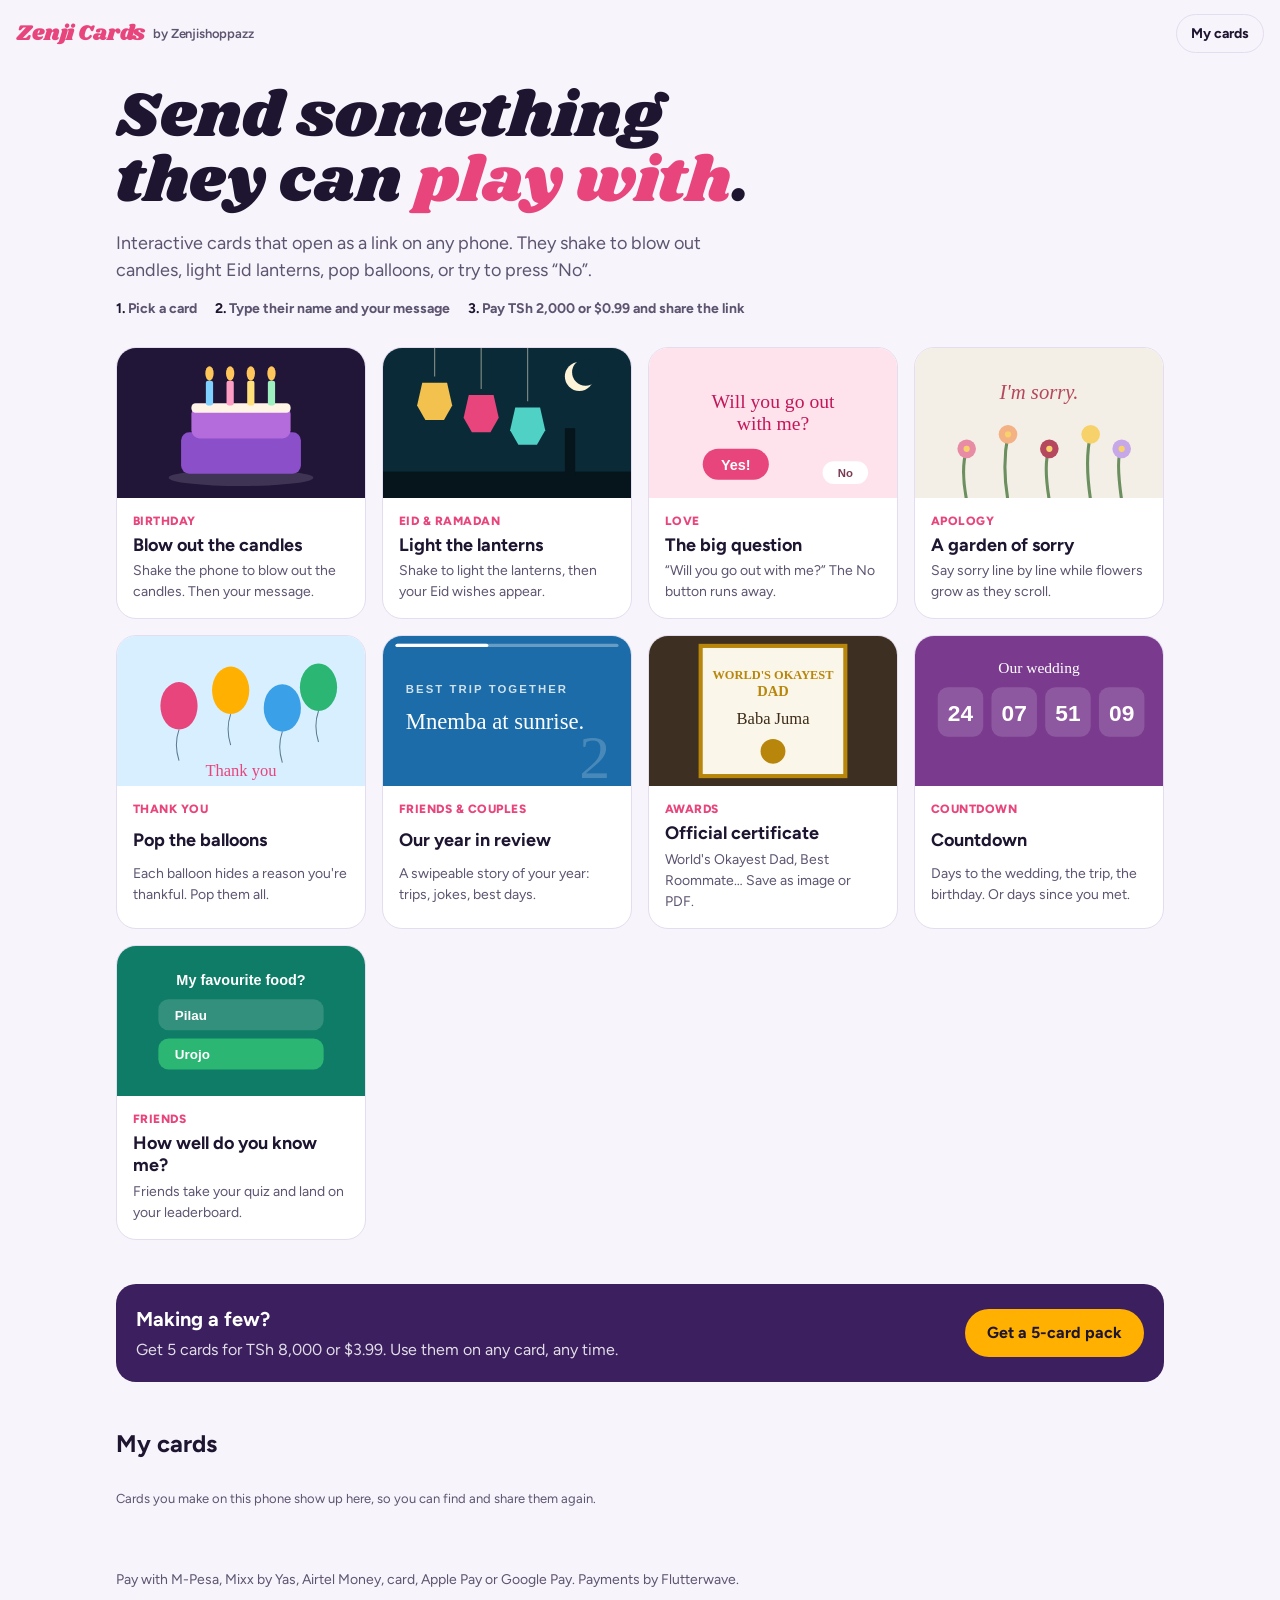
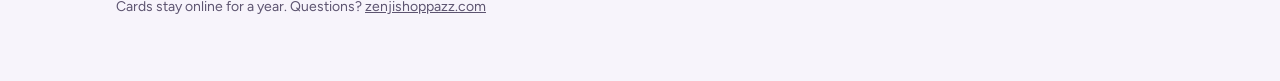
<file: index.html>
<!doctype html>
<html lang="en">
<head>
<meta charset="utf-8">
<meta name="viewport" content="width=device-width,initial-scale=1,viewport-fit=cover">
<meta name="theme-color" content="#f7f4fb">
<title>Zenji Cards</title>
<meta name="description" content="Interactive cards you send as a link: shake to blow out candles, light Eid lanterns, ask the big question. Made in under two minutes.">
<meta property="og:title" content="Zenji Cards: send something they can play with">
<meta property="og:description" content="Birthday cakes you shake, Eid lanterns, quizzes, countdowns and more. From TSh 2,000 or $0.99.">
<script>
  // Old links like /holiday/#Mkali-5 were the free birthday cake: send them there.
  if (location.hash.length > 1 && /^#[\p{L}\p{N}-]+$/u.test(decodeURIComponent(location.hash)) && !["mine", "packs", "cards"].includes(location.hash.slice(1))) {
    location.replace("birthday/" + location.hash);
  }
</script>
<link rel="preconnect" href="https://fonts.googleapis.com">
<link rel="preconnect" href="https://fonts.gstatic.com" crossorigin>
<link rel="stylesheet" href="https://fonts.googleapis.com/css2?family=Shrikhand&family=Figtree:wght@400;600;700;800&display=swap">
<link rel="stylesheet" href="assets/zc.css">
<link rel="icon" href="assets/icon-180.png">
<link rel="apple-touch-icon" href="assets/icon-180.png">
<style>
  /* Home: a short hero, then the cards as a grid of tiles, each tile a small preview of its world. */
  .wrap { max-width: 1080px; margin: 0 auto; padding: 0 max(16px, env(safe-area-inset-right, 0px)) 64px max(16px, env(safe-area-inset-left, 0px)); }
  .hero { display: grid; gap: 14px; padding: 18px 0 28px; max-width: 640px; }
  .hero h1 { margin: 0; font-family: var(--display); font-weight: 400; font-size: clamp(36px, 8vw, 64px); line-height: 1.02; text-wrap: balance; }
  .hero h1 em { font-style: normal; color: var(--magenta); }
  .hero p { margin: 0; font-size: 18px; color: var(--ink-2); max-width: 52ch; }
  .steps { display: flex; flex-wrap: wrap; gap: 8px 18px; font-weight: 700; font-size: 14px; color: var(--ink-2); }
  .steps span b { color: var(--ink); }
  .grid { display: grid; grid-template-columns: repeat(auto-fill, minmax(min(100%, 230px), 1fr)); gap: 16px; }
  .tile { display: grid; grid-template-rows: 150px auto; border-radius: 20px; overflow: hidden; text-decoration: none; background: var(--panel); border: 1px solid var(--line);
          transition: transform .15s, box-shadow .15s; }
  .tile:hover { transform: translateY(-3px); box-shadow: 0 14px 30px rgba(30,21,48,.12); }
  .tile .art { position: relative; display: grid; place-items: center; overflow: hidden; }
  .tile .art svg { width: 100%; height: 100%; }
  .tile .body { padding: 14px 16px 16px; display: grid; gap: 4px; }
  .tile h2 { margin: 0; font-size: 18px; line-height: 1.25; }
  .tile p { margin: 0; color: var(--ink-2); font-size: 14px; }
  .tile .tag { font-size: 12px; font-weight: 800; color: var(--magenta); letter-spacing: .04em; text-transform: uppercase; }
  .sect { margin-top: 44px; display: grid; gap: 14px; }
  .sect h2.t { margin: 0; font-size: 24px; }
  .mine { display: grid; gap: 10px; }
  .mine a.row, .mine div.row { display: flex; align-items: center; justify-content: space-between; gap: 12px; padding: 14px 16px; border-radius: 14px; background: var(--panel); border: 1px solid var(--line); text-decoration: none; }
  .mine .row b { display: block; overflow: hidden; text-overflow: ellipsis; white-space: nowrap; }
  .mine .row small { color: var(--ink-2); }
  .mine .row > div { min-width: 0; }
  .pill { font-size: 12px; font-weight: 800; padding: 4px 10px; border-radius: 999px; white-space: nowrap; }
  .pill.live { background: #e3f4e8; color: #1f6b3a; }
  .pill.draft { background: #fff0dc; color: #8a4b00; }
  .pack { display: grid; grid-template-columns: 1fr auto; gap: 16px; align-items: center; padding: 20px; border-radius: 20px; background: var(--plum); color: #fff; }
  @media (prefers-color-scheme: dark) { .pack { background: #3b1f5e; } }
  .pack h3 { margin: 0 0 4px; font-size: 20px; }
  .pack p { margin: 0; opacity: .85; }
  @media (max-width: 560px) { .pack { grid-template-columns: 1fr; } }
  footer { margin-top: 48px; color: var(--ink-2); font-size: 14px; display: grid; gap: 6px; }
</style>
</head>
<body>
<header class="zc-top">
  <a class="zc-logo" href="./"><b>Zenji Cards</b><span>by Zenjishoppazz</span></a>
  <nav><a class="zc-btn ghost small" href="#mine">My cards</a></nav>
</header>
<main class="wrap">
  <section class="hero">
    <h1>Send something they can <em>play with</em>.</h1>
    <p>Interactive cards that open as a link on any phone. They shake to blow out candles, light Eid lanterns, pop balloons, or try to press “No”.</p>
    <div class="steps"><span><b>1.</b> Pick a card</span><span><b>2.</b> Type their name and your message</span><span><b>3.</b> Pay <span id="price">TSh 2,000 or $0.99</span> and share the link</span></div>
  </section>

  <div class="grid" id="cards"></div>

  <section class="sect">
    <div class="pack">
      <div><h3>Making a few?</h3><p id="packText">Get 5 cards for TSh 8,000 or $3.99. Use them on any card, any time.</p></div>
      <a class="zc-btn" href="packs/" style="background:#ffb000;color:#1e1530">Get a 5-card pack</a>
    </div>
  </section>

  <section class="sect" id="mine">
    <h2 class="t">My cards</h2>
    <div class="mine" id="mineList"></div>
  </section>

  <footer>
    <div>Pay with M-Pesa, Mixx by Yas, Airtel Money, card, Apple Pay or Google Pay. Payments by Flutterwave.</div>
    <div>Cards stay online for a year. Questions? <a href="https://zenjishoppazz.com">zenjishoppazz.com</a></div>
  </footer>
</main>
<script src="assets/zc.js"></script>
<script>
(() => {
  const { h } = ZC;
  const svg = (inner, bg) => `<svg viewBox="0 0 240 150" preserveAspectRatio="xMidYMid slice"><rect width="240" height="150" fill="${bg}"/>${inner}</svg>`;
  const CARDS = [
    { type: "birthday", tag: "Birthday", title: "Blow out the candles", text: "Shake the phone to blow out the candles. Then your message.",
      art: svg(`<ellipse cx="120" cy="128" rx="70" ry="8" fill="#ffffff22"/><rect x="62" y="84" width="116" height="40" rx="8" fill="#8a4fc9"/><rect x="72" y="58" width="96" height="32" rx="8" fill="#b46bdc"/><rect x="72" y="56" width="96" height="9" rx="4" fill="#fff4e6"/>${[86, 106, 126, 146].map((x, i) => `<rect x="${x}" y="34" width="7" height="24" rx="2" fill="${["#7fd1ff", "#ff9ec4", "#ffe07a", "#9ff0c1"][i]}"/><ellipse cx="${x + 3.5}" cy="27" rx="4" ry="7" fill="#ffc65c"/>`).join("")}`, "#211538") },
    { type: "eid", tag: "Eid & Ramadan", title: "Light the lanterns", text: "Shake to light the lanterns, then your Eid wishes appear.",
      art: svg(`<circle cx="190" cy="30" r="14" fill="#fdf3d8"/><circle cx="196" cy="26" r="13" fill="#0b2a38"/>${[50, 95, 140].map((x, i) => `<line x1="${x}" y1="0" x2="${x}" y2="${30 + i * 12}" stroke="#fdf3d888"/><path d="M${x - 12} ${36 + i * 12} h24 l5 22 -8 14 h-18 l-8 -14z" fill="${["#f2c14e", "#e8457c", "#4fd1c5"][i]}"/>`).join("")}<rect y="122" width="240" height="28" fill="#06141c"/><rect x="176" y="80" width="10" height="45" fill="#06141c"/>`, "#0b2a38") },
    { type: "ask-out", tag: "Love", title: "The big question", text: "“Will you go out with me?” The No button runs away.",
      art: svg(`<text x="120" y="60" text-anchor="middle" font-family="Georgia" font-size="19" fill="#c2185b">Will you go out</text><text x="120" y="82" text-anchor="middle" font-family="Georgia" font-size="19" fill="#c2185b">with me?</text><rect x="52" y="100" width="64" height="30" rx="15" fill="#e8457c"/><text x="84" y="120" text-anchor="middle" font-family="sans-serif" font-weight="800" font-size="14" fill="#fff">Yes!</text><rect x="168" y="112" width="44" height="22" rx="11" fill="#fff"/><text x="190" y="127" text-anchor="middle" font-family="sans-serif" font-weight="700" font-size="11" fill="#7a3c55">No</text>`, "#ffe3ec") },
    { type: "sorry", tag: "Apology", title: "A garden of sorry", text: "Say sorry line by line while flowers grow as they scroll.",
      art: svg(`<text x="120" y="52" text-anchor="middle" font-family="Georgia" font-style="italic" font-size="20" fill="#b5485d">I'm sorry.</text>${[50, 90, 130, 170, 200].map((x, i) => `<path d="M${x} 150 Q${x - 6} ${120 - i * 3} ${x} ${100 - (i % 2) * 14}" stroke="#6b8f5e" stroke-width="3" fill="none"/><circle cx="${x}" cy="${100 - (i % 2) * 14}" r="9" fill="${["#e88ca5", "#f4b183", "#b5485d", "#f7d26b", "#c6a7e8"][i]}"/><circle cx="${x}" cy="${100 - (i % 2) * 14}" r="3" fill="#f7d26b"/>`).join("")}`, "#f3efe6") },
    { type: "thank-you", tag: "Thank you", title: "Pop the balloons", text: "Each balloon hides a reason you're thankful. Pop them all.",
      art: svg(`${[[60, 70, "#e8457c"], [110, 55, "#ffb000"], [160, 72, "#3aa0e8"], [195, 52, "#2bb673"]].map(([x, y, c]) => `<ellipse cx="${x}" cy="${y}" rx="18" ry="23" fill="${c}"/><path d="M${x} ${y + 23} q-5 14 0 30" stroke="#5b7a8f" fill="none"/>`).join("")}<text x="120" y="138" text-anchor="middle" font-family="Georgia" font-size="16" fill="#e8457c">Thank you</text>`, "#d7efff") },
    { type: "year-review", tag: "Friends & couples", title: "Our year in review", text: "A swipeable story of your year: trips, jokes, best days.",
      art: svg(`<rect x="12" y="10" width="216" height="3" rx="2" fill="#ffffff55"/><rect x="12" y="10" width="90" height="3" rx="2" fill="#fff"/><text x="22" y="58" font-family="sans-serif" font-weight="900" font-size="11" fill="#ffffffcc" letter-spacing="2">BEST TRIP TOGETHER</text><text x="22" y="92" font-family="Georgia" font-size="22" fill="#fff">Mnemba at sunrise.</text><text x="190" y="140" font-family="Georgia" font-size="60" fill="#ffffff33">2</text>`, "#1b6ca8") },
    { type: "certificate", tag: "Awards", title: "Official certificate", text: "World's Okayest Dad, Best Roommate… Save as image or PDF.",
      art: svg(`<rect x="50" y="12" width="140" height="126" fill="#fbf6ea" stroke="#b8860b" stroke-width="4"/><text x="120" y="44" text-anchor="middle" font-family="Georgia" font-weight="900" font-size="12" fill="#b8860b">WORLD'S OKAYEST</text><text x="120" y="60" text-anchor="middle" font-family="Georgia" font-weight="900" font-size="14" fill="#b8860b">DAD</text><text x="120" y="88" text-anchor="middle" font-family="cursive" font-size="16" fill="#3b2b17">Baba Juma</text><circle cx="120" cy="114" r="12" fill="#b8860b"/>`, "#3d2f22") },
    { type: "countdown", tag: "Countdown", title: "Countdown", text: "Days to the wedding, the trip, the birthday. Or days since you met.",
      art: svg(`${["24", "07", "51", "09"].map((n, i) => `<rect x="${22 + i * 52}" y="52" width="44" height="48" rx="10" fill="#ffffff26"/><text x="${44 + i * 52}" y="85" text-anchor="middle" font-family="sans-serif" font-weight="900" font-size="22" fill="#fff">${n}</text>`).join("")}<text x="120" y="38" text-anchor="middle" font-family="Georgia" font-size="15" fill="#fff">Our wedding</text>`, "#7a3b8f") },
    { type: "quiz", tag: "Friends", title: "How well do you know me?", text: "Friends take your quiz and land on your leaderboard.",
      art: svg(`<text x="120" y="40" text-anchor="middle" font-family="sans-serif" font-weight="900" font-size="14" fill="#fff">My favourite food?</text>${["Pilau", "Urojo"].map((t, i) => `<rect x="40" y="${54 + i * 38}" width="160" height="30" rx="10" fill="${i ? "#2bb673" : "#ffffff26"}"/><text x="56" y="${74 + i * 38}" font-family="sans-serif" font-weight="700" font-size="13" fill="#fff">${t}</text>`).join("")}`, "#0e7c66") },
  ];
  const grid = document.getElementById("cards");
  CARDS.forEach((c) => {
    const art = h("div", { class: "art", "aria-hidden": "true" });
    art.innerHTML = c.art; // static drawings written above, no user content
    grid.append(h("a", { class: "tile", href: c.type + "/" }, art,
      h("div", { class: "body" }, h("span", { class: "tag", text: c.tag }), h("h2", { text: c.title }), h("p", { text: c.text }))));
  });

  ZC.getCatalog().then((cat) => {
    document.getElementById("price").textContent = ZC.money("TZS", cat.card.TZS) + " or " + ZC.money("USD", cat.card.USD);
    document.getElementById("packText").textContent = "Get " + cat.pack.credits + " cards for " + ZC.money("TZS", cat.pack.TZS) + " or " + ZC.money("USD", cat.pack.USD) + ". Use them on any card, any time.";
  });

  const names = Object.fromEntries(CARDS.map((c) => [c.type, c.title]));
  const list = document.getElementById("mineList");
  const mine = ZC.mine.all();
  const packs = ZC.packs.all();
  if (!mine.length && !packs.length) {
    list.append(h("p", { class: "zc-note", text: "Cards you make on this phone show up here, so you can find and share them again." }));
  }
  packs.forEach((p) => list.append(h("div", { class: "row" },
    h("div", {}, h("b", { text: "Pack " + p.code }), h("small", { text: p.left + " card" + (p.left === 1 ? "" : "s") + " left" })),
    h("span", { class: "pill live", text: "Pack" }))));
  mine.forEach((c) => {
    const live = c.status === "active";
    list.append(h("a", { class: "row", href: live ? (c.link || c.type + "/?c=" + c.id) : c.type + "/" },
      h("div", {}, h("b", { text: c.title || names[c.type] || "Card" }), h("small", { text: (names[c.type] || c.type) + " · " + new Date(c.created || Date.now()).toLocaleDateString() })),
      h("span", { class: "pill " + (live ? "live" : "draft"), text: live ? "Live" : "Not paid" })));
  });
})();
</script>
</body>
</html>
</file>
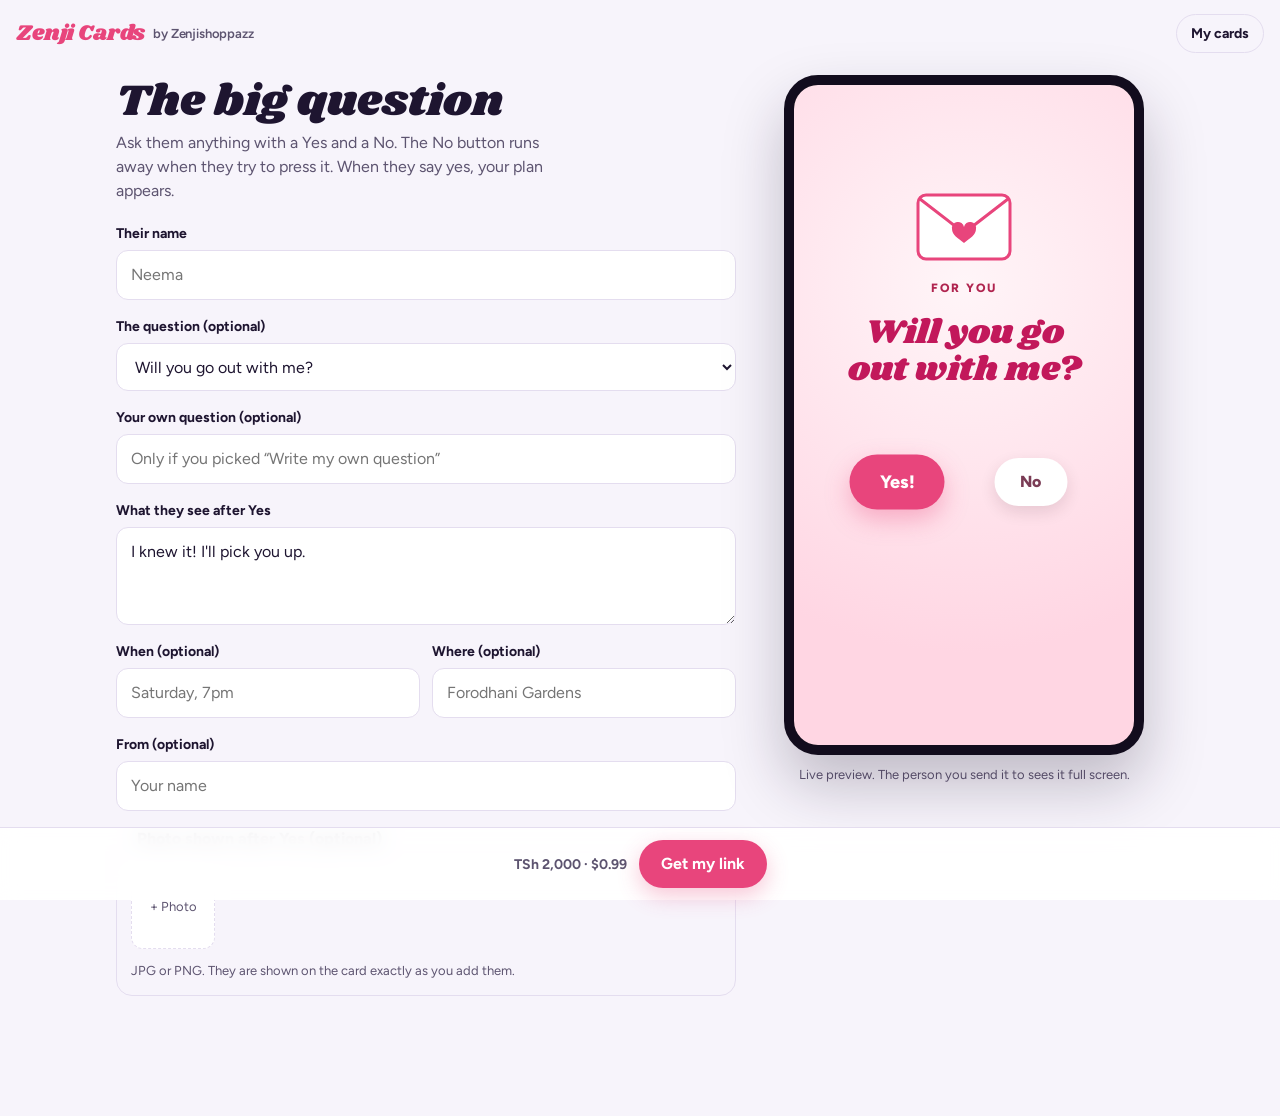
<file: ask-out/index.html>
<!doctype html>
<html lang="en">
<head>
<meta charset="utf-8">
<meta name="viewport" content="width=device-width,initial-scale=1,viewport-fit=cover">
<meta name="theme-color" content="#ffe3ec">
<title>The Big Question · Zenji Cards</title>
<meta name="description" content="Ask the big question. The No button runs away.">
<meta property="og:title" content="I have a question for you 💌">
<meta property="og:description" content="Open it. Be honest.">
<link rel="preconnect" href="https://fonts.googleapis.com">
<link rel="preconnect" href="https://fonts.gstatic.com" crossorigin>
<link rel="stylesheet" href="https://fonts.googleapis.com/css2?family=Shrikhand&family=Figtree:wght@400;600;700;800&display=swap">
<link rel="stylesheet" href="../assets/zc.css">
<link rel="icon" href="../assets/icon-180.png">
<link rel="apple-touch-icon" href="../assets/icon-180.png">
<style>
  /* Ask-out stage: a pink love-letter page; the No button is a coward. */
  .ask { position: absolute; inset: 0; overflow: hidden; background: radial-gradient(circle at 50% 30%, #fff5f8, #ffd6e3 75%); color: #3a0d22;
         font-family: var(--body); display: grid; place-items: center; text-align: center; padding: 24px 18px 64px; -webkit-user-select: none; user-select: none; grid-template-columns: minmax(0, 1fr); }
  .ask .inner { display: grid; gap: 18px; justify-items: center; max-width: 420px; width: 100%; }
  .ask .envelope { width: 96px; height: 68px; position: relative; }
  .ask .envelope svg { width: 100%; height: 100%; }
  .ask .to { font-weight: 800; letter-spacing: .14em; text-transform: uppercase; font-size: 12px; color: #b0244f; }
  .ask h1 { margin: 0; font-family: var(--display); font-weight: 400; color: #c2185b; font-size: clamp(30px, 10cqw, 52px); line-height: 1.08; text-wrap: balance; overflow-wrap: anywhere; }
  .ask .buttons { position: relative; width: 100%; height: 150px; }
  .ask button.yes, .ask button.no { position: absolute; top: 50%; border: 0; border-radius: 999px; font-weight: 800; cursor: pointer; transition: transform .15s, left .25s, top .25s; touch-action: manipulation; white-space: nowrap; }
  .ask button.yes { left: 28%; transform: translate(-50%, -50%) scale(var(--grow, 1)); background: #e8457c; color: #fff; padding: 14px 30px; font-size: 18px; box-shadow: 0 10px 24px rgba(232,69,124,.35); z-index: 2; }
  .ask button.no { left: 72%; transform: translate(-50%, -50%) scale(var(--shrink, 1)); background: #fff; color: #7a3c55; padding: 12px 26px; font-size: 16px; box-shadow: 0 6px 16px rgba(58,13,34,.12); }
  .ask .tease { min-height: 22px; font-weight: 700; color: #7a3c55; }
  .ask .yay { display: grid; gap: 14px; justify-items: center; animation: ask-pop .6s cubic-bezier(.2,1.5,.4,1) both; }
  .ask .yay h2 { margin: 0; font-family: var(--display); font-weight: 400; color: #c2185b; font-size: clamp(34px, 12cqw, 60px); }
  .ask .yay p { margin: 0; font-size: 17px; line-height: 1.5; white-space: pre-wrap; overflow-wrap: anywhere; max-width: 34ch; }
  .ask .plan { background: #fff; border-radius: 16px; padding: 14px 18px; display: grid; gap: 4px; box-shadow: 0 8px 20px rgba(58,13,34,.1); }
  .ask .plan b { color: #c2185b; }
  .ask .from { font-family: var(--display); color: #c2185b; font-size: 20px; }
  .ask img.photo { width: 140px; height: 140px; object-fit: cover; border-radius: 50%; border: 4px solid #fff; box-shadow: 0 8px 20px rgba(58,13,34,.15); }
  @keyframes ask-pop { from { transform: scale(.7); opacity: 0; } to { transform: none; opacity: 1; } }
  @media (prefers-reduced-motion: reduce) { .ask .yay { animation: none; } .ask button { transition: none; } }
  .zc-stage { container-type: inline-size; }
</style>
</head>
<body>
<script src="../assets/zc.js"></script>
<script>
(() => {
  const QUESTIONS = [
    ["Will you go out with me?", "Will you go out with me?"],
    ["Will you be my Valentine?", "Will you be my Valentine?"],
    ["Will you marry me?", "Will you marry me?"],
    ["Can we be friends again?", "Can we be friends again?"],
    ["Will you go to the party with me?", "Will you go to the party with me?"],
    ["custom", "Write my own question"],
  ];
  const TEASES = ["Are you sure?", "Really sure?", "Think again 🥺", "Wrong button!", "Look how big Yes is…", "You can't catch it 😄", "Last chance!", "Just press Yes ❤️"];

  ZC.card({
    type: "ask-out",
    name: "The big question",
    lead: "Ask them anything with a Yes and a No. The No button runs away when they try to press it. When they say yes, your plan appears.",
    defaults: { to: "", question: "Will you go out with me?", custom: "", yes: "Yes!", no: "No", after: "I knew it! I'll pick you up.", when: "", where: "", from: "" },
    fields: [
      { key: "to", label: "Their name", required: true, max: 30, placeholder: "Neema" },
      { key: "question", label: "The question", type: "select", options: QUESTIONS },
      { key: "custom", label: "Your own question", max: 90, placeholder: "Only if you picked “Write my own question”" },
      { key: "after", label: "What they see after Yes", type: "textarea", max: 300, required: true },
      { type: "row", fields: [
        { key: "when", label: "When", max: 40, placeholder: "Saturday, 7pm" },
        { key: "where", label: "Where", max: 60, placeholder: "Forodhani Gardens" },
      ] },
      { key: "from", label: "From", max: 40, placeholder: "Your name" },
    ],
    photos: 1,
    photoLabel: "Photo shown after Yes (optional)",
    validate: (d) => (d.question === "custom" && !String(d.custom || "").trim() ? "Write your question, or pick one from the list." : null),
    title: (d) => "A question for " + (d.to || "you"),
    shareText: (d) => (d.to ? d.to + ", " : "") + "I have a question for you 💌",
    coverTitle: (d) => (d.to ? d.to + ", I" : "I") + " have a question for you",
    coverText: () => "Sound on. Answer honestly.",
    coverButton: "Open",
    footDark: true,

    render(root, d, ctx) {
      const { h } = ctx;
      const question = d.question === "custom" ? (d.custom || "Will you go out with me?") : d.question;
      const yes = h("button", { class: "yes", type: "button", text: d.yes || "Yes!" });
      const no = h("button", { class: "no", type: "button", text: d.no || "No" });
      const tease = h("div", { class: "tease", "aria-live": "polite" });
      const area = h("div", { class: "buttons" }, yes, no);
      const env = h("div", { class: "envelope", "aria-hidden": "true" });
      env.innerHTML = '<svg viewBox="0 0 96 68"><rect x="2" y="2" width="92" height="64" rx="8" fill="#fff" stroke="#e8457c" stroke-width="3"/><path d="M4 6 L48 40 L92 6" fill="none" stroke="#e8457c" stroke-width="3"/><path d="M48 50c-6-5-12-8-12-14a6 6 0 0 1 12-2 6 6 0 0 1 12 2c0 6-6 9-12 14z" fill="#e8457c"/></svg>';
      const inner = h("div", { class: "inner" }, env, h("div", { class: "to", text: d.to ? "For " + d.to : "For you" }), h("h1", { text: question }), area, tease);
      const box = h("div", { class: "ask" }, inner);
      root.append(box);
      let tries = 0, done = false;

      function flee(e) {
        if (done) return;
        if (e) e.preventDefault();
        tries++;
        const ar = area.getBoundingClientRect(), br = no.getBoundingClientRect();
        // Jump somewhere else on the card (inside the whole stage, not just the button row).
        const sr = box.getBoundingClientRect();
        const pad = 16;
        let x, y, guard = 0;
        do {
          x = pad + Math.random() * (sr.width - br.width - pad * 2) + br.width / 2;
          y = pad + Math.random() * (sr.height - br.height - pad * 2 - 40) + br.height / 2;
          guard++;
        } while (guard < 20 && Math.hypot(x - (br.left - sr.left + br.width / 2), y - (br.top - sr.top + br.height / 2)) < 120);
        no.style.position = "absolute";
        box.append(no);
        no.style.left = x + "px"; no.style.top = y + "px";
        no.style.setProperty("--shrink", Math.max(0.55, 1 - tries * 0.06));
        yes.style.setProperty("--grow", Math.min(1.9, 1 + tries * 0.12));
        tease.textContent = TEASES[Math.min(tries - 1, TEASES.length - 1)];
        if (ctx.sound.on) ctx.sound.tone(300 + Math.random() * 200, 0, 0.12, 0.08, "square");
        if (tries >= 3) no.textContent = ["Nope", "Still no?", "Hmm", "Maybe…"][tries % 4];
      }
      no.addEventListener("pointerenter", (e) => { if (e.pointerType === "mouse") flee(e); });
      no.addEventListener("pointerdown", flee);
      no.addEventListener("click", flee);
      no.addEventListener("focus", () => flee());

      yes.addEventListener("click", () => {
        if (done) return;
        done = true; no.remove();
        ctx.confetti({ shapes: "heart", colors: ["#e8457c", "#ff8fb1", "#ffd6e3", "#c2185b"], count: 120 });
        if (ctx.sound.on) ctx.sound.chime();
        if (!ctx.preview && navigator.vibrate) navigator.vibrate([40, 30, 80]);
        const plan = (d.when || d.where) ? h("div", { class: "plan" },
          d.when ? h("div", {}, h("b", { text: "When: " }), d.when) : null,
          d.where ? h("div", {}, h("b", { text: "Where: " }), d.where) : null) : null;
        inner.replaceChildren(h("div", { class: "yay" },
          ctx.photos[0] ? h("img", { class: "photo", src: ctx.photos[0], alt: "" }) : null,
          h("h2", { text: "Yay!" }),
          h("p", { text: d.after || "" }),
          plan,
          d.from ? h("div", { class: "from", text: "— " + d.from }) : null));
      });

      return { destroy() {} };
    },
  });
})();
</script>
</body>
</html>
</file>
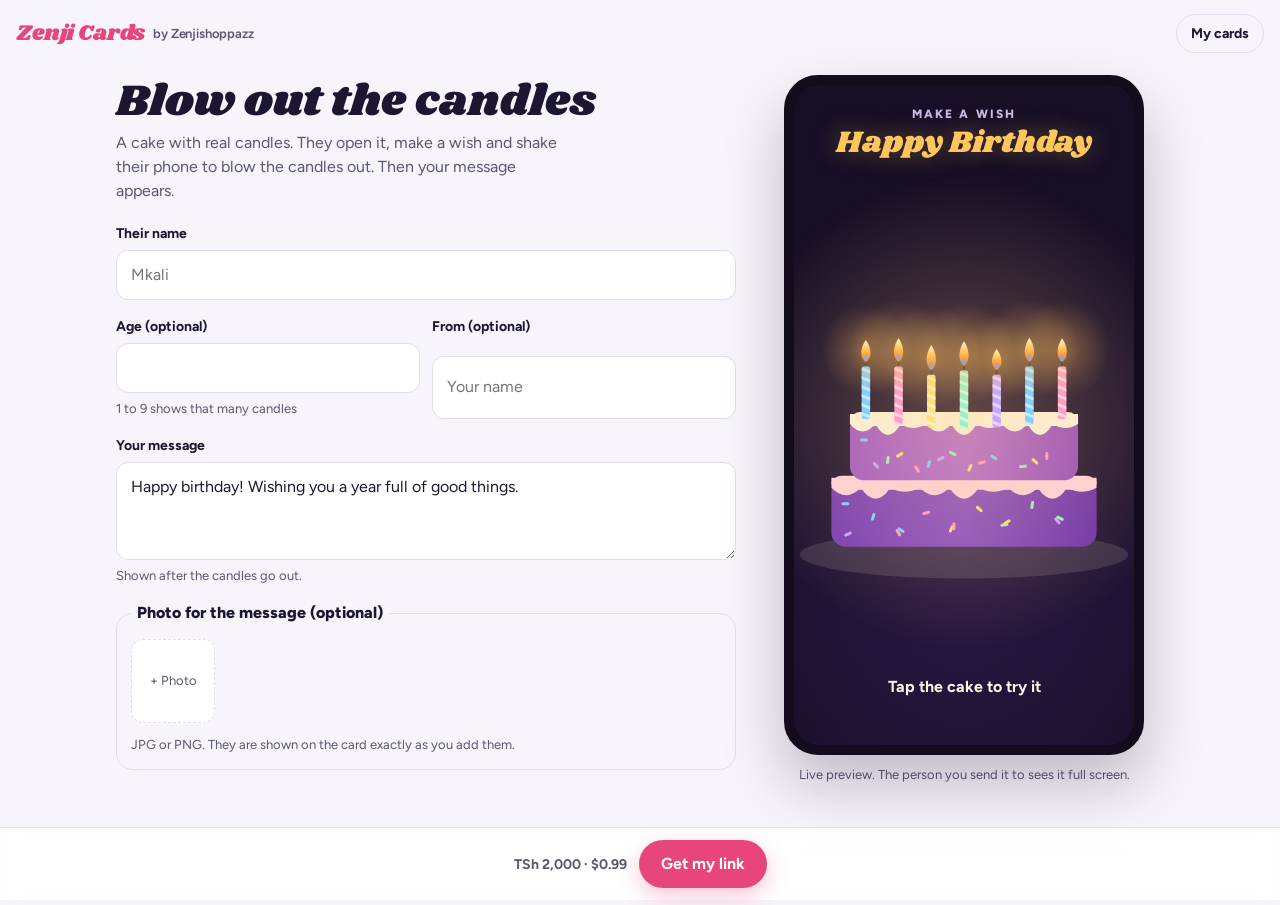
<file: birthday/index.html>
<!doctype html>
<html lang="en">
<head>
<meta charset="utf-8">
<meta name="viewport" content="width=device-width,initial-scale=1,viewport-fit=cover">
<meta name="theme-color" content="#160f26">
<title>Blow Out the Candles · Zenji Cards</title>
<meta name="description" content="A birthday cake with real candles: shake your phone to blow them out.">
<meta property="og:title" content="Someone baked you a cake 🎂">
<meta property="og:description" content="Open it, make a wish and shake your phone to blow out the candles.">
<link rel="preconnect" href="https://fonts.googleapis.com">
<link rel="preconnect" href="https://fonts.gstatic.com" crossorigin>
<link rel="stylesheet" href="https://fonts.googleapis.com/css2?family=Shrikhand&family=Figtree:wght@400;600;700;800&display=swap">
<link rel="stylesheet" href="../assets/zc.css">
<link rel="icon" href="../assets/icon-180.png">
<link rel="apple-touch-icon" href="../assets/icon-180.png">
<style>
  /* Birthday stage: a dark party room, cake in the middle. */
  .bd { position: absolute; inset: 0; display: grid; grid-template-rows: auto 1fr auto; color: #fff4e6; font-family: var(--body);
        background: radial-gradient(120% 80% at 50% 70%, #2a1846, #160f26 70%); overflow: hidden; -webkit-user-select: none; user-select: none; }
  .bd header { text-align: center; display: grid; gap: 4px; padding: 6% 16px 0; z-index: 2; }
  .bd .eyebrow { font-size: 12px; letter-spacing: .18em; text-transform: uppercase; color: #c9b8e8; font-weight: 800; }
  .bd h1 { margin: 0; font-family: var(--display); font-weight: 400; line-height: 1.05; color: #ffc65c; text-wrap: balance;
           font-size: clamp(26px, 9cqw, 58px); text-shadow: 0 0 24px rgba(255,198,92,.35); }
  .bd h1 .name { color: #ffd3e2; display: block; }
  .bd canvas { width: 100%; height: 100%; display: block; min-height: 0; touch-action: manipulation; }
  .bd .hint { text-align: center; padding: 0 16px 12%; min-height: 70px; display: grid; gap: 8px; justify-items: center; z-index: 2; }
  .bd .hint p { margin: 0; font-weight: 700; font-size: 16px; max-width: 32ch; }
  .bd .hint small { color: #c9b8e8; }
  .bd .note { position: absolute; left: 50%; bottom: 14%; transform: translateX(-50%); width: min(88%, 380px); z-index: 4;
              background: #fff4e6; color: #2a1846; border-radius: 18px; padding: 18px; display: grid; gap: 10px; text-align: center;
              box-shadow: 0 18px 40px rgba(0,0,0,.4); animation: bd-pop .6s cubic-bezier(.2,1.5,.4,1) both; }
  .bd .note img { width: 100%; max-height: 180px; object-fit: cover; border-radius: 12px; }
  .bd .note p { margin: 0; font-size: 16px; line-height: 1.45; white-space: pre-wrap; overflow-wrap: anywhere; }
  .bd .note .from { font-family: var(--display); color: #e8457c; font-size: 18px; }
  .bd .again { background: transparent; color: #2a1846; border: 1.5px solid rgba(42,24,70,.25); border-radius: 999px; padding: 8px 16px; font-weight: 700; cursor: pointer; justify-self: center; }
  @keyframes bd-pop { from { transform: translate(-50%, 20px) scale(.9); opacity: 0; } to { transform: translate(-50%, 0); opacity: 1; } }
  @media (prefers-reduced-motion: reduce) { .bd .note { animation: none; } }
  .zc-stage { container-type: inline-size; }
</style>
</head>
<body>
<script src="../assets/zc.js"></script>
<script>
(() => {
  const TUNE = [ // "Happy Birthday to You" (traditional), as [note, beats]
    ["G4", .75], ["G4", .25], ["A4", 1], ["G4", 1], ["C5", 1], ["B4", 2],
    ["G4", .75], ["G4", .25], ["A4", 1], ["G4", 1], ["D5", 1], ["C5", 2],
    ["G4", .75], ["G4", .25], ["G5", 1], ["E5", 1], ["C5", 1], ["B4", 1], ["A4", 2],
    ["F5", .75], ["F5", .25], ["E5", 1], ["C5", 1], ["D5", 1], ["C5", 2.5]];
  const FREQ = { G4: 392, A4: 440, B4: 493.9, C5: 523.3, D5: 587.3, E5: 659.3, F5: 698.5, G5: 784 };
  const COLORS = ["#7fd1ff", "#ff9ec4", "#ffe07a", "#9ff0c1", "#c7a6ff"];

  ZC.card({
    type: "birthday",
    name: "Blow out the candles",
    lead: "A cake with real candles. They open it, make a wish and shake their phone to blow the candles out. Then your message appears.",
    defaults: { to: "", age: "", message: "Happy birthday! Wishing you a year full of good things.", from: "" },
    fields: [
      { key: "to", label: "Their name", required: true, max: 30, placeholder: "Mkali" },
      { type: "row", fields: [
        { key: "age", label: "Age", type: "number", min: 1, maxValue: 120, help: "1 to 9 shows that many candles" },
        { key: "from", label: "From", max: 40, placeholder: "Your name" },
      ] },
      { key: "message", label: "Your message", type: "textarea", max: 400, required: true, help: "Shown after the candles go out." },
    ],
    photos: 1,
    photoLabel: "Photo for the message (optional)",
    title: (d) => "Happy Birthday " + (d.to || ""),
    shareText: (d) => "Happy birthday " + (d.to || "") + "! 🎂 Open this and make a wish:",
    coverTitle: (d) => (d.to ? d.to + ", someone" : "Someone") + " baked you a cake",
    coverText: () => "Turn your sound on, make a wish, then shake your phone (or tap the cake) to blow out the candles.",
    coverButton: "Light the candles",
    // Old free links: #Mkali or #Mkali-5
    legacy(hash) {
      let raw = ""; try { raw = decodeURIComponent(hash); } catch (_) { return null; }
      const m = raw.replace(/^\/+|\/+$/g, "").match(/^([\p{L}\p{N}-]*?)(?:-(\d{1,3}))?$/u);
      if (!m || !m[1]) return null;
      return { to: m[1].replace(/-/g, " ").replace(/\b\w/g, (c) => c.toUpperCase()), age: m[2] ? Number(m[2]) : "", message: "", from: "" };
    },

    render(root, d, ctx) {
      const { h } = ctx;
      const age = Number(d.age) || 0;
      const n = age >= 1 && age <= 9 ? age : 7;
      const nameEl = h("span", { class: "name", text: d.to || "" });
      const eyebrow = h("div", { class: "eyebrow", text: "Make a wish" });
      const canvas = h("canvas", { "aria-label": "A birthday cake with lit candles" });
      const hint = h("div", { class: "hint", "aria-live": "polite" });
      const box = h("div", { class: "bd" }, h("header", {}, eyebrow, h("h1", {}, "Happy Birthday", nameEl)), canvas, hint);
      root.append(box);
      const g = canvas.getContext("2d");
      let W = 0, H = 0, raf = 0, wind = 0, windDir = 1, done = false, started = false;
      const candles = Array.from({ length: n }, (_, i) => ({ lit: true, flame: 1, lean: 0, phase: Math.random() * 6.28, color: COLORS[i % 5], x: 0, y: 0, h: 0 }));
      const smoke = [];
      let cake = { cx: 0, top: 0, w: 0, h: 0 };

      function size() {
        const dpr = Math.min(devicePixelRatio || 1, 2), r = canvas.getBoundingClientRect();
        W = r.width; H = r.height; canvas.width = Math.max(1, W * dpr); canvas.height = Math.max(1, H * dpr);
        g.setTransform(dpr, 0, 0, dpr, 0, 0);
        const w = Math.min(W * 0.78, H * 0.95, 360), ch = w * 0.5;
        cake = { cx: W / 2, top: H * 0.48 + ch * 0.05, w, h: ch };
        const span = w * 0.74;
        candles.forEach((c, i) => {
          const t = n === 1 ? 0.5 : i / (n - 1), dx = (t - 0.5) * 2;
          c.x = cake.cx - span / 2 + span * t; c.y = cake.top + (1 - dx * dx) * w * 0.035 + w * 0.02; c.h = w * 0.2 + (i % 2) * w * 0.02;
        });
      }
      const ro = new ResizeObserver(size); ro.observe(canvas);

      const rr = (x, y, w, hh, r) => { g.beginPath(); g.moveTo(x + r, y); g.arcTo(x + w, y, x + w, y + hh, r); g.arcTo(x + w, y + hh, x, y + hh, r); g.arcTo(x, y + hh, x, y, r); g.arcTo(x, y, x + w, y, r); g.closePath(); };
      const shade = (hex, a) => { const v = parseInt(hex.slice(1), 16); const f = (x) => Math.max(0, Math.min(255, x + a)); return `rgb(${f(v >> 16)},${f((v >> 8) & 255)},${f(v & 255)})`; };

      function drawCake(glow) {
        const { cx, top, w, h: ch } = cake;
        g.fillStyle = "rgba(255,244,230,.12)"; g.beginPath(); g.ellipse(cx, top + ch + 8, w * 0.62, w * 0.09, 0, 0, 7); g.fill();
        [{ y: top + ch * 0.48, hh: ch * 0.52, ww: w, base: "#8a4fc9", band: "#ffd3e2" }, { y: top, hh: ch * 0.5, ww: w * 0.86, base: "#b46bdc", band: "#fff4e6" }].forEach((L) => {
          const lx = cx - L.ww / 2, gr = g.createLinearGradient(lx, 0, lx + L.ww, 0);
          gr.addColorStop(0, shade(L.base, -18)); gr.addColorStop(.5, L.base); gr.addColorStop(1, shade(L.base, -28));
          g.fillStyle = gr; rr(lx, L.y, L.ww, L.hh, 14); g.fill();
          g.fillStyle = L.band; g.beginPath(); g.moveTo(lx, L.y + 10);
          for (let i = 0; i <= 9; i++) { const px = lx + (L.ww / 9) * i; g.quadraticCurveTo(px - L.ww / 18, L.y + 18 + ((i * 37) % 3) * 7, px, L.y + 10); }
          g.lineTo(lx + L.ww, L.y); g.lineTo(lx, L.y); g.closePath(); g.fill(); rr(lx, L.y - 2, L.ww, 14, 10); g.fill();
          for (let i = 0; i < 14; i++) {
            g.save(); g.translate(lx + 14 + ((i * 53) % Math.max(1, L.ww - 28)), L.y + 26 + ((i * 29) % Math.max(8, L.hh - 36))); g.rotate(i);
            g.fillStyle = COLORS[i % 5]; rr(-4, -1.5, 8, 3, 1.5); g.fill(); g.restore();
          }
        });
        if (glow > 0) {
          const gr = g.createRadialGradient(cx, top, 10, cx, top, w * 0.9);
          gr.addColorStop(0, `rgba(255,198,92,${0.28 * glow})`); gr.addColorStop(1, "rgba(255,198,92,0)");
          g.fillStyle = gr; g.beginPath(); g.arc(cx, top, w * 0.9, 0, 7); g.fill();
        }
      }
      function drawCandle(c, t) {
        const cw = Math.max(8, cake.w * 0.032);
        g.save(); rr(c.x - cw / 2, c.y - c.h, cw, c.h, 3); g.fillStyle = c.color; g.fill(); g.clip();
        g.strokeStyle = "rgba(255,255,255,.55)"; g.lineWidth = 3;
        for (let y = c.y - c.h - cw; y < c.y; y += 9) { g.beginPath(); g.moveTo(c.x - cw, y); g.lineTo(c.x + cw, y + 7); g.stroke(); }
        g.restore();
        g.strokeStyle = "#3b2a2a"; g.lineWidth = 2; g.beginPath(); g.moveTo(c.x, c.y - c.h); g.lineTo(c.x, c.y - c.h - 7); g.stroke();
        if (c.flame <= 0.02) return;
        const fl = ctx.reduceMotion ? 1 : 1 + Math.sin(t * 0.012 + c.phase) * 0.08 + Math.sin(t * 0.031 + c.phase * 2) * 0.05;
        const fh = cw * 2.6 * c.flame * fl, fw = cw * 0.9 * c.flame, bx = c.x, by = c.y - c.h - 6, tip = bx + c.lean * fh * 0.9;
        const halo = g.createRadialGradient(bx, by - fh * .5, 1, bx, by - fh * .5, fh * 2.2);
        halo.addColorStop(0, `rgba(255,190,90,${.35 * c.flame})`); halo.addColorStop(1, "rgba(255,190,90,0)");
        g.fillStyle = halo; g.beginPath(); g.arc(bx, by - fh * .5, fh * 2.2, 0, 7); g.fill();
        const gr = g.createLinearGradient(bx, by, bx, by - fh);
        gr.addColorStop(0, "#ff7a1a"); gr.addColorStop(.55, "#ffc65c"); gr.addColorStop(1, "#fff6d8"); g.fillStyle = gr;
        g.beginPath(); g.moveTo(bx, by + 2);
        g.bezierCurveTo(bx - fw, by - fh * .2, bx - fw * .6 + c.lean * fh * .4, by - fh * .7, tip, by - fh);
        g.bezierCurveTo(bx + fw * .6 + c.lean * fh * .4, by - fh * .7, bx + fw, by - fh * .2, bx, by + 2); g.fill();
        g.fillStyle = "rgba(120,170,255,.75)"; g.beginPath(); g.ellipse(bx, by - fh * .12, fw * .28, fh * .16, 0, 0, 7); g.fill();
      }
      function frame(t) {
        g.clearRect(0, 0, W, H); wind *= 0.9;
        drawCake(candles.filter((c) => c.lit).length / n);
        candles.forEach((c) => {
          c.lean += ((c.lit ? windDir * wind * 0.9 : 0) - c.lean) * 0.25;
          c.flame += ((c.lit ? 1 - wind * 0.45 : 0) - c.flame) * (c.lit ? 0.2 : 0.35);
          drawCandle(c, t);
        });
        for (let i = smoke.length - 1; i >= 0; i--) {
          const p = smoke[i]; p.x += p.vx + Math.sin((t + i * 90) * 0.004) * 0.3; p.y += p.vy; p.r += 0.18; p.life -= 0.012;
          if (p.life <= 0) { smoke.splice(i, 1); continue; }
          g.fillStyle = `rgba(220,215,235,${p.life * 0.35})`; g.beginPath(); g.arc(p.x, p.y, p.r, 0, 7); g.fill();
        }
        raf = requestAnimationFrame(frame);
      }
      raf = requestAnimationFrame(frame);

      function say(text, small) { hint.replaceChildren(h("p", { text }), small ? h("small", { text: small }) : ""); }
      function fizz() {
        if (!ctx.sound.on) return;
        ctx.sound.tone(2400, 0, 0.18, 0.05, "sawtooth");
      }
      function gust(strength) {
        if (done || !started) return;
        wind = Math.min(1, wind + strength); windDir = Math.random() < 0.5 ? -1 : 1;
        if (strength <= 0.45) return;
        const lit = candles.filter((c) => c.lit);
        const k = Math.min(lit.length, strength > 0.85 ? 3 : strength > 0.65 ? 2 : 1);
        for (let i = 0; i < k; i++) {
          const c = lit.splice(Math.floor(Math.random() * lit.length), 1)[0]; c.lit = false; fizz();
          for (let j = 0; j < 9; j++) smoke.push({ x: c.x, y: c.y - c.h, vx: (Math.random() - .5) * .5, vy: -0.6 - Math.random() * .7, r: 3 + Math.random() * 3, life: 1 });
        }
        const left = candles.filter((c) => c.lit).length;
        if (left === 0) celebrate();
        else say(left === 1 ? "One left!" : left + " candles left. Keep going!");
      }
      function celebrate() {
        done = true;
        ctx.confetti();
        if (ctx.sound.on) ctx.sound.chime();
        if (!ctx.preview && navigator.vibrate) navigator.vibrate([60, 40, 120]);
        eyebrow.textContent = "Your wish is on its way";
        hint.replaceChildren();
        const note = h("div", { class: "note" },
          ctx.photos[0] ? h("img", { src: ctx.photos[0], alt: "" }) : null,
          d.message ? h("p", { text: d.message }) : h("p", { text: "May every wish come true." }),
          d.from ? h("div", { class: "from", text: "— " + d.from }) : null,
          h("button", { class: "again", type: "button", text: "Light them again", onclick: () => {
            note.remove(); candles.forEach((c) => (c.lit = true)); done = false; eyebrow.textContent = "Make a wish"; say(prompt());
          } }));
        box.append(note);
      }
      const prompt = () => (ctx.motionWorks ? "Make a wish, then shake your phone" : "Make a wish, then tap the cake");

      canvas.addEventListener("pointerdown", () => gust(0.55 + Math.random() * 0.25));
      const offShake = ctx.onShake((s) => { if (s.sway > 6) wind = Math.min(1, wind + s.sway / 120); if (s.big) gust(Math.min(1, 0.35 + s.sway / 60)); });

      function playTune() {
        if (!ctx.sound.on) return;
        let t = 0.15; TUNE.forEach(([nn, b]) => { ctx.sound.tone(FREQ[nn], t, b * 0.67, 0.15); ctx.sound.tone(FREQ[nn] * 2, t, b * 0.34, 0.03, "sine"); t += b * 0.42; });
      }
      return {
        start() { started = true; say(ctx.preview ? "Tap the cake to try it" : "Make a wish, then shake your phone to blow out the candles"); playTune(); },
        motionChecked(ok) { if (!ok && !done) say("Tap the cake to blow out the candles", "Shaking works on phones that allow motion"); },
        destroy() { cancelAnimationFrame(raf); ro.disconnect(); offShake(); },
      };
    },
  });
})();
</script>
</body>
</html>
</file>
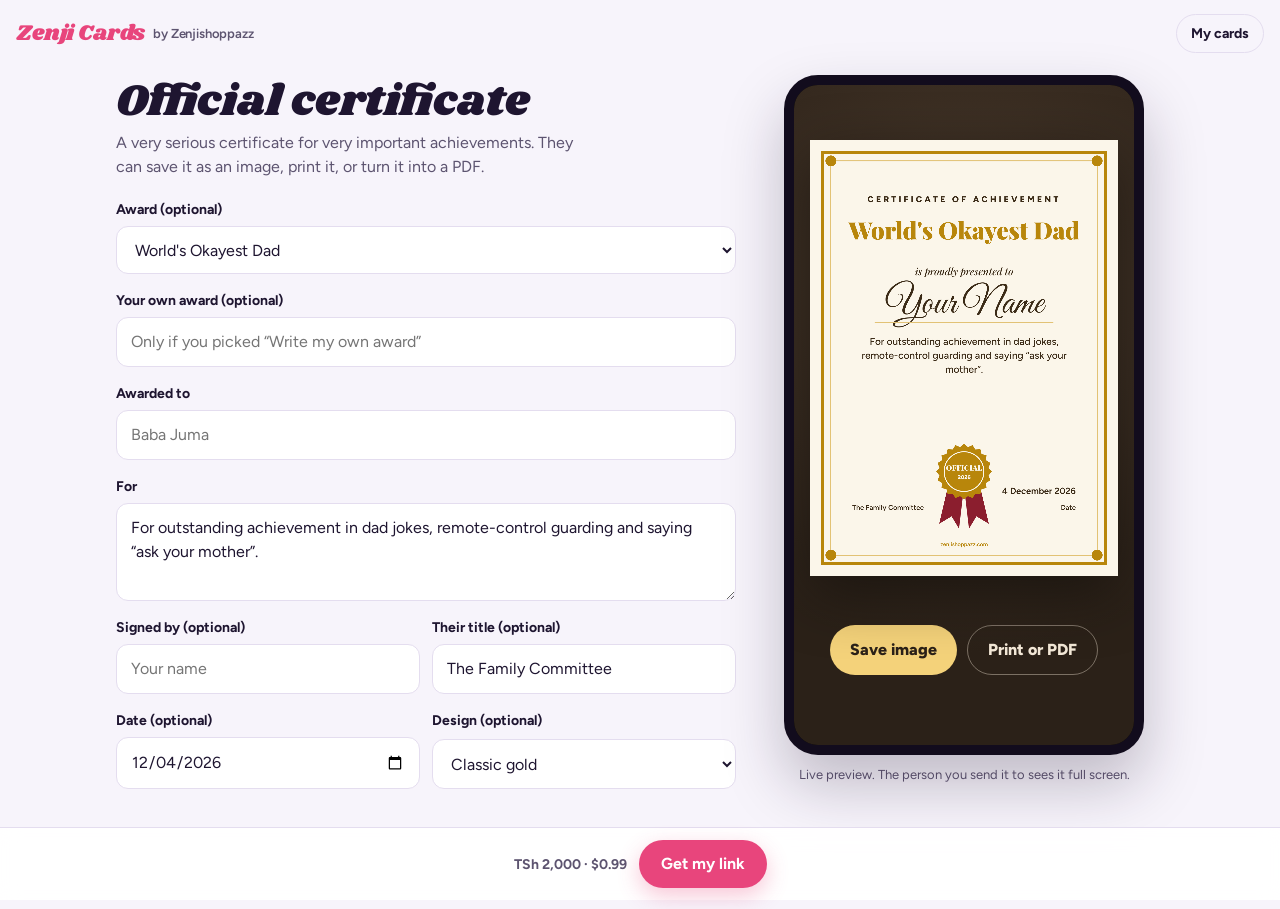
<file: certificate/index.html>
<!doctype html>
<html lang="en">
<head>
<meta charset="utf-8">
<meta name="viewport" content="width=device-width,initial-scale=1,viewport-fit=cover">
<meta name="theme-color" content="#2b2118">
<title>Official Certificate · Zenji Cards</title>
<meta name="description" content="Fun certificates and awards: World's Okayest Dad, Best Roommate, Certified Coffee Addict. Save as an image or PDF.">
<meta property="og:title" content="You've been awarded a certificate 🏅">
<meta property="og:description" content="It's official.">
<link rel="preconnect" href="https://fonts.googleapis.com">
<link rel="preconnect" href="https://fonts.gstatic.com" crossorigin>
<link rel="stylesheet" href="https://fonts.googleapis.com/css2?family=Shrikhand&family=Figtree:wght@400;600;700;800&family=Playfair+Display:ital,wght@0,700;0,900;1,500&family=Great+Vibes&display=swap">
<link rel="stylesheet" href="../assets/zc.css">
<link rel="icon" href="../assets/icon-180.png">
<link rel="apple-touch-icon" href="../assets/icon-180.png">
<style>
  /* Certificate stage: the certificate on a dark wooden desk, with save buttons under it. */
  .cert { position: absolute; inset: 0; background: radial-gradient(circle at 50% 30%, #4a3a2c, #2b2118 75%); display: grid; grid-template-rows: 1fr auto; gap: 12px;
          padding: 18px 16px 52px; font-family: var(--body); }
  .cert .paper { min-height: 0; position: relative; }
  .cert canvas { position: absolute; inset: 0; width: 100%; height: 100%; object-fit: contain; filter: drop-shadow(0 18px 30px rgba(0,0,0,.45)); }
  .cert .actions { display: flex; gap: 10px; justify-content: center; flex-wrap: wrap; }
  .cert .actions button { border: 0; border-radius: 999px; padding: 12px 20px; font-weight: 800; cursor: pointer; background: #f4d27a; color: #2b2118; }
  .cert .actions button.alt { background: transparent; color: #f4e9d8; border: 1.5px solid rgba(244,233,216,.4); }
  .cert .note { text-align: center; color: #e6d7c3; font-size: 13px; min-height: 18px; }
  @media print {
    body * { visibility: hidden !important; }
    .print-only, .print-only * { visibility: visible !important; }
    .print-only { position: fixed; inset: 0; display: grid !important; place-items: center; background: #fff; }
    .print-only img { width: 100%; height: auto; }
    @page { size: A4 portrait; margin: 8mm; }
  }
  .print-only { display: none; }
</style>
</head>
<body>
<script src="../assets/zc.js"></script>
<script>
(() => {
  const AWARDS = [
    ["World's Okayest Dad", "World's Okayest Dad"],
    ["World's Best Mum", "World's Best Mum"],
    ["Best Roommate 2026", "Best Roommate 2026"],
    ["Certified Coffee Addict", "Certified Coffee Addict"],
    ["Chai Master", "Chai Master"],
    ["Employee of the Month", "Employee of the Month"],
    ["Most Likely to Be Late", "Most Likely to Be Late"],
    ["Best Friend Award", "Best Friend Award"],
    ["custom", "Write my own award"],
  ];
  const THEMES = [["gold", "Classic gold"], ["kanga", "Kanga colours"], ["mint", "Fresh mint"]];
  const W = 1240, H = 1754; // A4 portrait at 150 dpi

  ZC.card({
    type: "certificate",
    name: "Official certificate",
    lead: "A very serious certificate for very important achievements. They can save it as an image, print it, or turn it into a PDF.",
    defaults: { award: "World's Okayest Dad", custom: "", to: "", reason: "For outstanding achievement in dad jokes, remote-control guarding and saying “ask your mother”.",
                date: new Date().toISOString().slice(0, 10), by: "", byTitle: "The Family Committee", theme: "gold" },
    fields: [
      { key: "award", label: "Award", type: "select", options: AWARDS },
      { key: "custom", label: "Your own award", max: 50, placeholder: "Only if you picked “Write my own award”" },
      { key: "to", label: "Awarded to", required: true, max: 40, placeholder: "Baba Juma" },
      { key: "reason", label: "For", type: "textarea", rows: 3, max: 200, required: true },
      { type: "row", fields: [
        { key: "by", label: "Signed by", max: 30, placeholder: "Your name" },
        { key: "byTitle", label: "Their title", max: 40 },
      ] },
      { type: "row", fields: [
        { key: "date", label: "Date", type: "date" },
        { key: "theme", label: "Design", type: "select", options: THEMES },
      ] },
    ],
    validate: (d) => (d.award === "custom" && !String(d.custom || "").trim() ? "Write your award, or pick one from the list." : null),
    title: (d) => (d.award === "custom" ? d.custom : d.award) + " · " + (d.to || ""),
    shareText: (d) => "Congratulations " + (d.to || "") + "! You've officially been awarded: " + (d.award === "custom" ? d.custom : d.award) + " 🏅",
    cover: false,
    footDark: false,

    render(root, d, ctx) {
      const { h } = ctx;
      const canvas = h("canvas", { width: W, height: H, role: "img", "aria-label": "Certificate for " + (d.to || "") });
      const note = h("div", { class: "note", "aria-live": "polite" });
      const save = h("button", { type: "button", text: "Save image" });
      const print = h("button", { class: "alt", type: "button", text: "Print or PDF" });
      const box = h("div", { class: "cert" }, h("div", { class: "paper" }, canvas), h("div", {}, h("div", { class: "actions" }, save, print), note));
      root.append(box);
      const g = canvas.getContext("2d");
      const award = d.award === "custom" ? (d.custom || "Certificate of Awesome") : d.award;
      const T = {
        gold: { paper: "#fbf6ea", ink: "#3b2b17", accent: "#b8860b", accent2: "#e2c275", seal: "#b8860b", ribbon: "#8b1e2e" },
        kanga: { paper: "#fff8ee", ink: "#2a1846", accent: "#e8457c", accent2: "#ffb000", seal: "#e8457c", ribbon: "#2bb673" },
        mint: { paper: "#f2fbf7", ink: "#123a33", accent: "#1f8a6c", accent2: "#8fd6bd", seal: "#1f8a6c", ribbon: "#235789" },
      }[d.theme] || null;
      const th = T || { paper: "#fbf6ea", ink: "#3b2b17", accent: "#b8860b", accent2: "#e2c275", seal: "#b8860b", ribbon: "#8b1e2e" };

      function wrap(text, x, y, maxW, lh, maxLines) {
        const words = String(text).split(/\s+/); let line = "", lines = [];
        for (const w of words) { const t = line ? line + " " + w : w; if (g.measureText(t).width > maxW && line) { lines.push(line); line = w; } else line = t; }
        if (line) lines.push(line);
        lines = lines.slice(0, maxLines);
        lines.forEach((l, i) => g.fillText(l, x, y + i * lh));
        return lines.length;
      }
      function fit(text, font, size, maxW) { let s = size; do { g.font = font.replace("{s}", s); s -= 4; } while (g.measureText(text).width > maxW && s > 30); }

      function draw() {
        g.fillStyle = th.paper; g.fillRect(0, 0, W, H);
        // borders
        g.strokeStyle = th.accent; g.lineWidth = 14; g.strokeRect(50, 50, W - 100, H - 100);
        g.strokeStyle = th.accent2; g.lineWidth = 4; g.strokeRect(84, 84, W - 168, H - 168);
        // corner ornaments
        g.fillStyle = th.accent;
        [[84, 84], [W - 84, 84], [84, H - 84], [W - 84, H - 84]].forEach(([x, y]) => { g.beginPath(); g.arc(x, y, 22, 0, 7); g.fill(); });
        if (d.theme === "kanga") { // kanga border pattern
          g.fillStyle = th.accent2;
          for (let x = 120; x < W - 120; x += 46) { g.beginPath(); g.arc(x, 120, 8, 0, 7); g.arc(x, H - 120, 8, 0, 7); g.fill(); }
        }
        g.textAlign = "center"; g.fillStyle = th.ink;
        g.font = "800 34px Figtree, sans-serif"; g.letterSpacing = "10px";
        g.fillText("CERTIFICATE OF ACHIEVEMENT", W / 2, 250);
        g.letterSpacing = "0px";
        g.fillStyle = th.accent; fit(award, "900 {s}px 'Playfair Display', Georgia, serif", 96, W - 260);
        const awardLines = wrap(award, W / 2, 400, W - 260, 104, 2);
        let y = 400 + awardLines * 104 + 40;
        g.fillStyle = th.ink; g.font = "italic 500 40px 'Playfair Display', Georgia, serif";
        g.fillText("is proudly presented to", W / 2, y); y += 150;
        g.fillStyle = th.ink; fit(d.to || "Your Name", "400 {s}px 'Great Vibes', cursive", 150, W - 240);
        g.fillText(d.to || "Your Name", W / 2, y);
        g.strokeStyle = th.accent2; g.lineWidth = 3; g.beginPath(); g.moveTo(260, y + 40); g.lineTo(W - 260, y + 40); g.stroke();
        y += 130;
        g.fillStyle = th.ink; g.font = "500 40px Figtree, sans-serif";
        wrap(d.reason || "", W / 2, y, W - 300, 56, 5);
        // seal
        const sx = W / 2, sy = H - 420;
        g.fillStyle = th.ribbon;
        g.beginPath(); g.moveTo(sx - 60, sy + 40); g.lineTo(sx - 100, sy + 210); g.lineTo(sx - 50, sy + 180); g.lineTo(sx - 20, sy + 230); g.lineTo(sx, sy + 60); g.fill();
        g.beginPath(); g.moveTo(sx + 60, sy + 40); g.lineTo(sx + 100, sy + 210); g.lineTo(sx + 50, sy + 180); g.lineTo(sx + 20, sy + 230); g.lineTo(sx, sy + 60); g.fill();
        g.fillStyle = th.seal;
        g.beginPath(); for (let k = 0; k < 40; k++) { const a = (k / 40) * Math.PI * 2, r = k % 2 ? 100 : 112; g.lineTo(sx + Math.cos(a) * r, sy + Math.sin(a) * r); } g.closePath(); g.fill();
        g.strokeStyle = th.paper; g.lineWidth = 4; g.beginPath(); g.arc(sx, sy, 80, 0, 7); g.stroke();
        g.fillStyle = th.paper; g.font = "900 30px 'Playfair Display', Georgia, serif"; g.fillText("OFFICIAL", sx, sy - 4);
        g.font = "800 22px Figtree, sans-serif"; g.fillText(String(d.date || "").slice(0, 4) || "★", sx, sy + 30);
        // signature and date
        const by = H - 330;
        g.textAlign = "left"; g.fillStyle = th.ink;
        g.font = "400 64px 'Great Vibes', cursive"; g.fillText(d.by || "", 170, by);
        g.strokeStyle = th.ink; g.lineWidth = 2; g.beginPath(); g.moveTo(170, by + 20); g.lineTo(470, by + 20); g.stroke();
        g.font = "600 28px Figtree, sans-serif"; g.fillText(d.byTitle || "Signed", 170, by + 64);
        g.textAlign = "right";
        let dateText = d.date || "";
        try { if (d.date) dateText = new Date(d.date + "T12:00:00").toLocaleDateString("en-GB", { day: "numeric", month: "long", year: "numeric" }); } catch (_) {}
        g.font = "600 36px Figtree, sans-serif"; g.fillText(dateText, W - 170, by);
        g.strokeStyle = th.ink; g.beginPath(); g.moveTo(W - 470, by + 20); g.lineTo(W - 170, by + 20); g.stroke();
        g.font = "600 28px Figtree, sans-serif"; g.fillText("Date", W - 170, by + 64);
        g.textAlign = "center"; g.font = "600 22px Figtree, sans-serif"; g.fillStyle = th.accent;
        g.fillText("zenjishoppazz.com", W / 2, H - 120);
      }
      draw();
      // Redraw when the fancy fonts have arrived.
      if (document.fonts) {
        Promise.all(["900 40px 'Playfair Display'", "italic 500 40px 'Playfair Display'", "400 40px 'Great Vibes'", "800 30px Figtree"].map((f) => document.fonts.load(f).catch(() => {})))
          .then(draw);
      }

      const fileName = (award + " " + (d.to || "")).replace(/[^\w\- ]+/g, "").trim().replace(/\s+/g, "-") + ".png";
      save.addEventListener("click", () => {
        canvas.toBlob((blob) => {
          if (!blob) return;
          const file = new File([blob], fileName, { type: "image/png" });
          if (navigator.canShare && navigator.canShare({ files: [file] }) && /Android|iPhone|iPad/i.test(navigator.userAgent)) {
            navigator.share({ files: [file], title: award }).catch(() => {});
            return;
          }
          const a = h("a", { href: URL.createObjectURL(blob), download: fileName });
          document.body.append(a); a.click(); a.remove();
          note.textContent = "Saved to your downloads.";
        }, "image/png");
      });
      print.addEventListener("click", () => {
        let p = document.querySelector(".print-only");
        if (!p) { p = h("div", { class: "print-only" }); document.body.append(p); }
        p.replaceChildren(h("img", { src: canvas.toDataURL("image/png"), alt: "" }));
        setTimeout(() => window.print(), 100);
        note.textContent = "To make a PDF, choose “Save as PDF” in the print window.";
      });
      if (!ctx.preview) setTimeout(() => ctx.confetti({ colors: [th.accent, th.accent2, th.ribbon, "#ffffff"], count: 120, y: 0.35 }), 400);
      return { destroy() {} };
    },
  });
})();
</script>
</body>
</html>
</file>
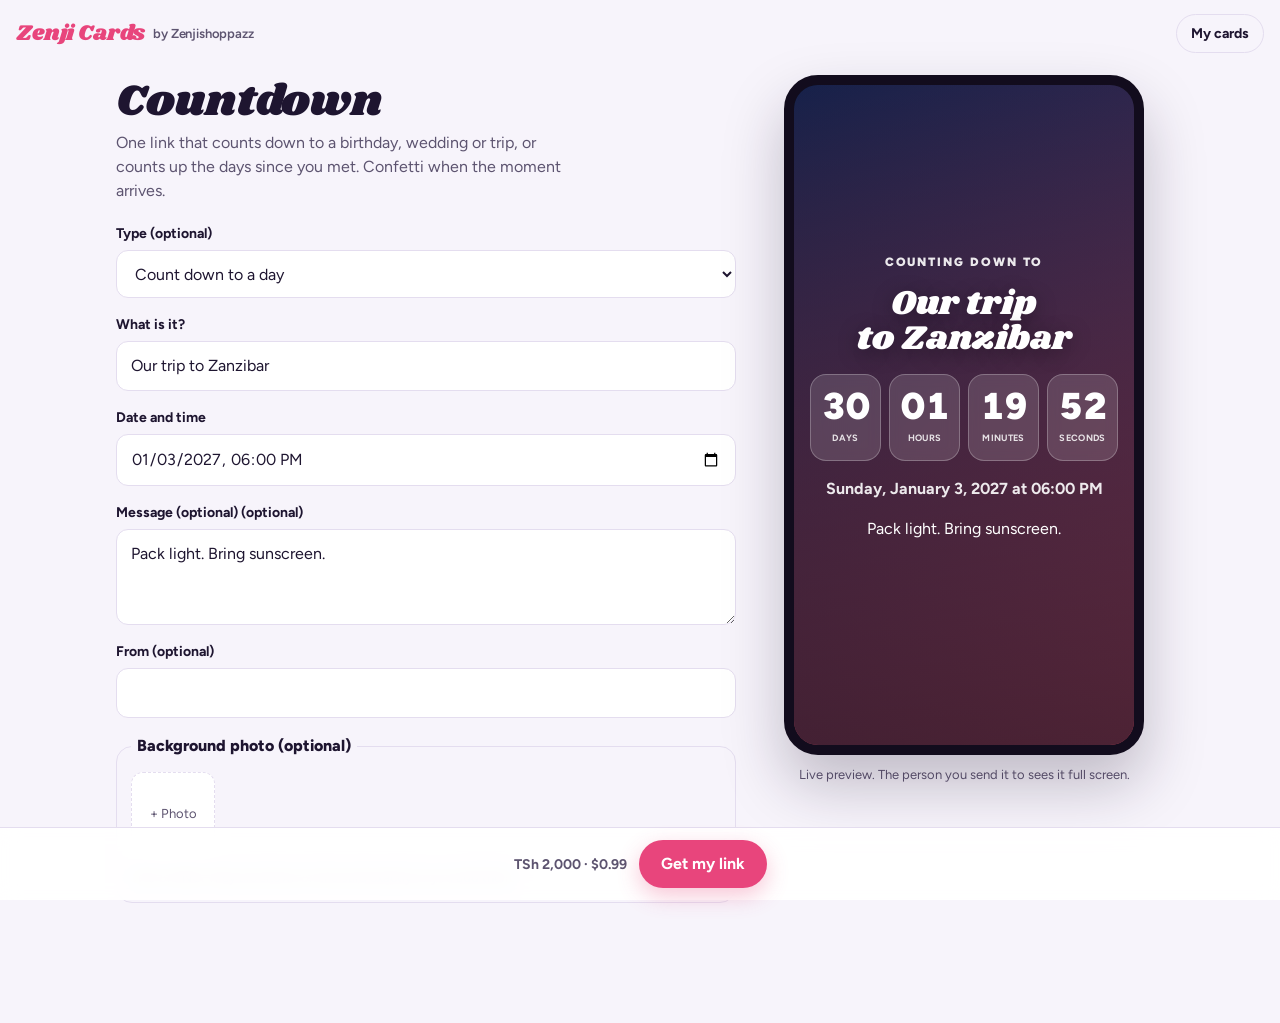
<file: countdown/index.html>
<!doctype html>
<html lang="en">
<head>
<meta charset="utf-8">
<meta name="viewport" content="width=device-width,initial-scale=1,viewport-fit=cover">
<meta name="theme-color" content="#0f1724">
<title>Countdown · Zenji Cards</title>
<meta name="description" content="A live countdown to a birthday, wedding or trip, or a count of days since you met.">
<meta property="og:title" content="The countdown is on ⏳">
<meta property="og:description" content="Tap to see how long is left.">
<link rel="preconnect" href="https://fonts.googleapis.com">
<link rel="preconnect" href="https://fonts.gstatic.com" crossorigin>
<link rel="stylesheet" href="https://fonts.googleapis.com/css2?family=Shrikhand&family=Figtree:wght@400;600;700;800;900&display=swap">
<link rel="stylesheet" href="../assets/zc.css">
<link rel="icon" href="../assets/icon-180.png">
<link rel="apple-touch-icon" href="../assets/icon-180.png">
<style>
  /* Countdown stage: a photo (or warm gradient) with big live numbers on top. */
  .cd { position: absolute; inset: 0; overflow: hidden; color: #fff; font-family: var(--body); display: grid; place-items: center; text-align: center;
        background: linear-gradient(160deg, #1d2b64, #f8577a); padding: 24px 16px 60px; grid-template-columns: minmax(0, 1fr); }
  .cd .bg { position: absolute; inset: 0; background: center/cover no-repeat; }
  .cd .bg::after { content: ""; position: absolute; inset: 0; background: linear-gradient(180deg, rgba(10,14,25,.35), rgba(10,14,25,.72)); }
  .cd .inner { position: relative; display: grid; gap: 16px; justify-items: center; width: 100%; max-width: 520px; justify-self: center; min-width: 0; }
  .cd .kicker { font-weight: 900; letter-spacing: .16em; text-transform: uppercase; font-size: 12px; opacity: .9; }
  .cd h1 { margin: 0; font-family: var(--display); font-weight: 400; font-size: clamp(30px, 10cqw, 56px); line-height: 1.05; text-wrap: balance; overflow-wrap: anywhere; text-shadow: 0 4px 20px rgba(0,0,0,.35); }
  .cd .grid { display: grid; grid-template-columns: repeat(4, 1fr); gap: 8px; width: 100%; }
  .cd .unit { min-width: 0; background: rgba(255,255,255,.14); border: 1px solid rgba(255,255,255,.25); border-radius: 16px; padding: 12px 4px; backdrop-filter: blur(6px); }
  .cd .unit b { display: block; font-size: clamp(30px, 11cqw, 58px); font-weight: 900; line-height: 1; font-variant-numeric: tabular-nums; }
  .cd .unit span { font-size: clamp(9px, 2.7cqw, 12px); font-weight: 700; letter-spacing: .04em; text-transform: uppercase; opacity: .85; }
  .cd .when { font-weight: 700; opacity: .9; }
  .cd .msg { margin: 0; max-width: 34ch; font-size: 16px; line-height: 1.5; white-space: pre-wrap; overflow-wrap: anywhere; }
  .cd .from { font-family: var(--display); }
  .cd .today { font-family: var(--display); font-size: clamp(36px, 13cqw, 70px); color: #ffd166; }
  .zc-stage { container-type: inline-size; }
</style>
</head>
<body>
<script src="../assets/zc.js"></script>
<script>
(() => {
  function pad(n) { return String(n).padStart(2, "0"); }
  function inAMonth() {
    const d = new Date(Date.now() + 30 * 864e5); d.setHours(18, 0, 0, 0);
    return d.getFullYear() + "-" + pad(d.getMonth() + 1) + "-" + pad(d.getDate()) + "T18:00";
  }

  ZC.card({
    type: "countdown",
    name: "Countdown",
    lead: "One link that counts down to a birthday, wedding or trip, or counts up the days since you met. Confetti when the moment arrives.",
    defaults: { mode: "to", title: "Our trip to Zanzibar", date: inAMonth(), message: "Pack light. Bring sunscreen.", from: "", tzo: new Date().getTimezoneOffset() },
    fields: [
      { key: "mode", label: "Type", type: "select", options: [["to", "Count down to a day"], ["since", "Count up since a day"]] },
      { key: "title", label: "What is it?", required: true, max: 60, placeholder: "Our wedding, Mkali turns 30, Since we met…" },
      { key: "date", label: "Date and time", type: "datetime-local", required: true },
      { key: "message", label: "Message (optional)", type: "textarea", rows: 2, max: 240 },
      { key: "from", label: "From", max: 40 },
    ],
    photos: 1,
    photoLabel: "Background photo (optional)",
    noBranding: true,
    // Keep the maker's time zone so "18:00" means 18:00 where they are.
    validate: (d) => { d.tzo = new Date().getTimezoneOffset(); return isNaN(Date.parse(d.date)) ? "Pick a date and time." : null; },
    title: (d) => d.title || "Countdown",
    shareText: (d) => (d.title || "The countdown") + " ⏳",
    cover: false,

    render(root, d, ctx) {
      const { h } = ctx;
      // "2027-02-14T18:00" typed in the maker's zone -> exact moment.
      const local = Date.parse((d.date || "") + ":00Z");
      const target = isNaN(local) ? Date.now() : local + (Number(d.tzo) || 0) * 60000;
      const since = d.mode === "since";
      const nums = ["days", "hours", "minutes", "seconds"].map((u) => { const b = h("b", { text: "0" }); return { b, el: h("div", { class: "unit" }, b, h("span", { text: u })) }; });
      const grid = h("div", { class: "grid", "aria-live": "off" }, nums.map((n) => n.el));
      const when = h("div", { class: "when" });
      const inner = h("div", { class: "inner" },
        h("div", { class: "kicker", text: since ? "Counting since" : "Counting down to" }),
        h("h1", { text: d.title || "" }), grid, when,
        d.message ? h("p", { class: "msg", text: d.message }) : null,
        d.from ? h("div", { class: "from", text: "— " + d.from }) : null);
      const bg = h("div", { class: "bg" });
      if (ctx.photos[0]) bg.style.backgroundImage = `url("${ctx.photos[0]}")`;
      root.append(h("div", { class: "cd" }, bg, inner));
      try {
        when.textContent = new Date(target).toLocaleString(undefined, { weekday: "long", day: "numeric", month: "long", year: "numeric", hour: "2-digit", minute: "2-digit" });
      } catch (_) {}

      let celebrated = false;
      function tick() {
        let ms = since ? Date.now() - target : target - Date.now();
        if (!since && ms <= 0) {
          ms = 0;
          if (!celebrated) {
            celebrated = true;
            grid.replaceWith(h("div", { class: "today", text: "It's here! 🎉" }));
            if (Date.now() - target < 864e5 * 2 || ctx.preview) ctx.confetti({ count: 180 });
          }
          return;
        }
        ms = Math.max(0, ms);
        const s = Math.floor(ms / 1000);
        const parts = [Math.floor(s / 86400), Math.floor(s / 3600) % 24, Math.floor(s / 60) % 60, s % 60];
        parts.forEach((v, i) => { nums[i].b.textContent = i === 0 ? v.toLocaleString() : pad(v); });
      }
      tick();
      const timer = setInterval(tick, 1000);
      return { destroy() { clearInterval(timer); } };
    },
  });
})();
</script>
</body>
</html>
</file>
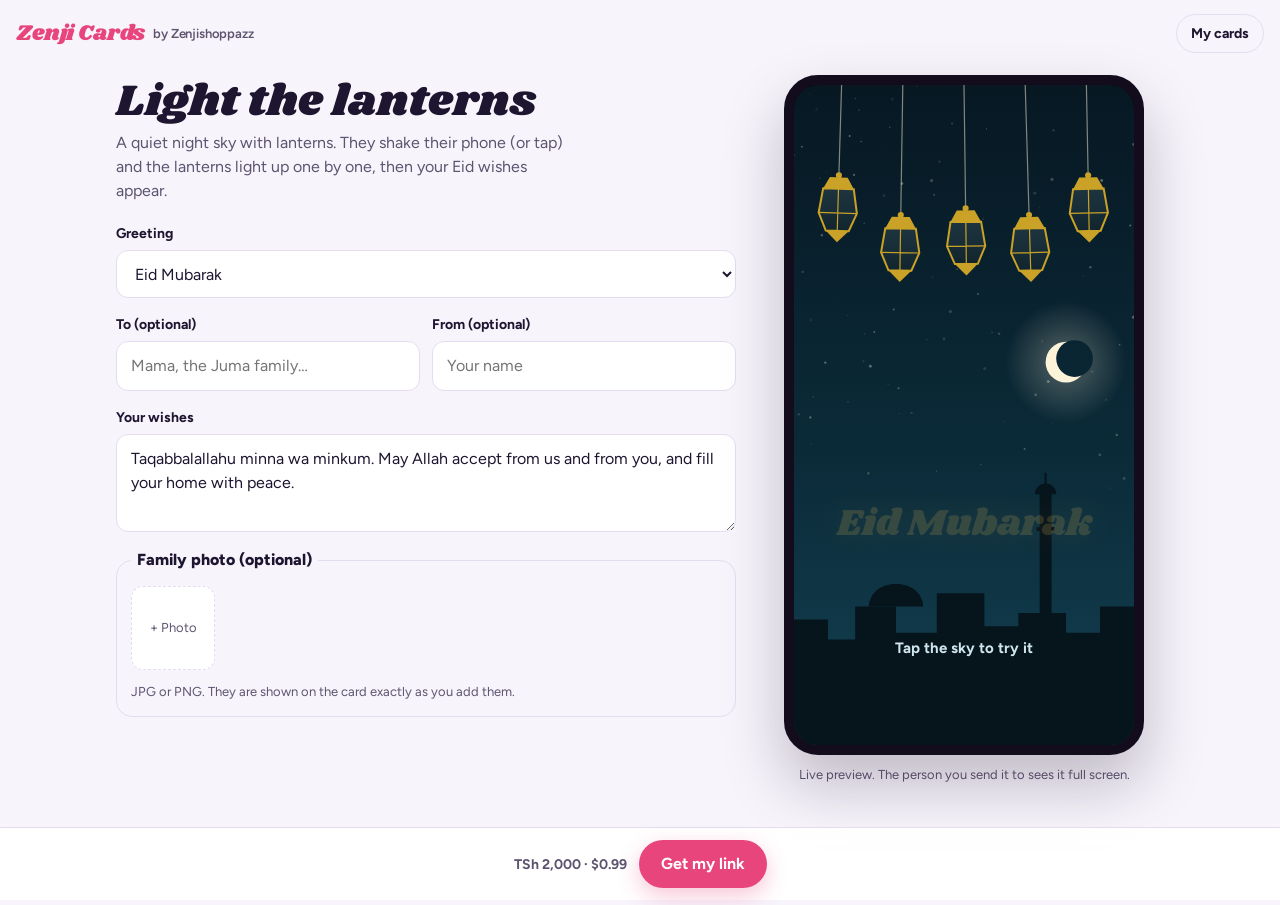
<file: eid/index.html>
<!doctype html>
<html lang="en">
<head>
<meta charset="utf-8">
<meta name="viewport" content="width=device-width,initial-scale=1,viewport-fit=cover">
<meta name="theme-color" content="#0b1f2a">
<title>Light the Lanterns · Zenji Cards</title>
<meta name="description" content="An Eid card with lanterns that light up when you shake your phone.">
<meta property="og:title" content="Eid Mubarak 🌙">
<meta property="og:description" content="Open it and shake your phone to light the lanterns.">
<link rel="preconnect" href="https://fonts.googleapis.com">
<link rel="preconnect" href="https://fonts.gstatic.com" crossorigin>
<link rel="stylesheet" href="https://fonts.googleapis.com/css2?family=Shrikhand&family=Figtree:wght@400;600;700;800&family=Aref+Ruqaa:wght@700&display=swap">
<link rel="stylesheet" href="../assets/zc.css">
<link rel="icon" href="../assets/icon-180.png">
<link rel="apple-touch-icon" href="../assets/icon-180.png">
<style>
  /* Eid stage: night sky over Stone Town rooftops, lanterns hanging from the top. */
  .eid { position: absolute; inset: 0; overflow: hidden; color: #fdf3d8; font-family: var(--body);
         background: linear-gradient(#071823 0%, #0b2a38 55%, #134152 100%); -webkit-user-select: none; user-select: none; }
  .eid canvas { position: absolute; inset: 0; width: 100%; height: 100%; touch-action: manipulation; }
  .eid .words { position: absolute; left: 0; right: 0; bottom: 13%; display: grid; gap: 10px; justify-items: center; text-align: center; padding: 0 18px; z-index: 3; }
  .eid .arabic { font-family: "Aref Ruqaa", serif; font-size: clamp(26px, 9cqw, 46px); color: #f2c14e; line-height: 1; opacity: 0; transition: opacity 1.2s; direction: rtl; }
  .eid h1 { margin: 0; font-family: var(--display); font-weight: 400; font-size: clamp(30px, 11cqw, 60px); line-height: 1.05; color: #f2c14e;
            text-shadow: 0 0 30px rgba(242,193,78,.45); opacity: .18; transition: opacity 1.2s; text-wrap: balance; }
  .eid .to { font-weight: 800; font-size: 18px; color: #fdf3d8; }
  .eid .msg { margin: 0; max-width: 34ch; line-height: 1.5; font-size: 16px; white-space: pre-wrap; overflow-wrap: anywhere; opacity: 0; transform: translateY(8px); transition: opacity 1s .4s, transform 1s .4s; }
  .eid .from { font-family: var(--display); color: #f2c14e; opacity: 0; transition: opacity 1s .8s; }
  .eid .hint { font-weight: 700; font-size: 15px; color: #cfe6ee; }
  .eid.lit h1, .eid.lit .arabic { opacity: 1; }
  .eid.lit .msg, .eid.lit .from { opacity: 1; transform: none; }
  .eid .photo { width: 108px; height: 108px; border-radius: 50%; object-fit: cover; border: 3px solid #f2c14e; opacity: 0; transition: opacity 1s .2s; }
  .eid.lit .photo { opacity: 1; }
  .zc-stage { container-type: inline-size; }
  @media (prefers-reduced-motion: reduce) { .eid * { transition: none !important; } }
</style>
</head>
<body>
<script src="../assets/zc.js"></script>
<script>
(() => {
  const GREETINGS = [
    ["Eid Mubarak", "Eid Mubarak"],
    ["Idd Mubarak", "Idd Mubarak (Kiswahili)"],
    ["Eid al-Fitr Mubarak", "Eid al-Fitr Mubarak"],
    ["Eid al-Adha Mubarak", "Eid al-Adha Mubarak"],
    ["Ramadan Kareem", "Ramadan Kareem"],
  ];
  const ARABIC = { "Ramadan Kareem": "رمضان كريم" };

  ZC.card({
    type: "eid",
    name: "Light the lanterns",
    lead: "A quiet night sky with lanterns. They shake their phone (or tap) and the lanterns light up one by one, then your Eid wishes appear.",
    defaults: { greeting: "Eid Mubarak", to: "", message: "Taqabbalallahu minna wa minkum. May Allah accept from us and from you, and fill your home with peace.", from: "" },
    fields: [
      { key: "greeting", label: "Greeting", type: "select", options: GREETINGS, required: true },
      { type: "row", fields: [
        { key: "to", label: "To", max: 40, placeholder: "Mama, the Juma family…" },
        { key: "from", label: "From", max: 40, placeholder: "Your name" },
      ] },
      { key: "message", label: "Your wishes", type: "textarea", max: 400, required: true },
    ],
    photos: 1,
    photoLabel: "Family photo (optional)",
    title: (d) => d.greeting + (d.to ? ", " + d.to : ""),
    shareText: (d) => d.greeting + "! 🌙 Open this:",
    coverTitle: (d) => (d.to ? d.to + ", you" : "You") + " have an Eid card",
    coverText: () => "Turn your sound on, then shake your phone (or tap the sky) to light the lanterns.",
    coverButton: "Open",

    render(root, d, ctx) {
      const { h } = ctx;
      const canvas = h("canvas", { "aria-label": "Lanterns hanging in the night sky" });
      const hint = h("div", { class: "hint", "aria-live": "polite" });
      const arabic = h("div", { class: "arabic", text: ARABIC[d.greeting] || "عيد مبارك", "aria-hidden": "true" });
      const words = h("div", { class: "words" },
        ctx.photos[0] ? h("img", { class: "photo", src: ctx.photos[0], alt: "" }) : null,
        arabic, h("h1", { text: d.greeting || "Eid Mubarak" }),
        d.to ? h("div", { class: "to", text: d.to }) : null,
        h("p", { class: "msg", text: d.message || "" }),
        d.from ? h("div", { class: "from", text: "— " + d.from }) : null,
        hint);
      const box = h("div", { class: "eid" }, canvas, words);
      root.append(box);

      const g = canvas.getContext("2d");
      let W = 0, H = 0, raf = 0, started = false, done = false, push = 0;
      const COLORS = ["#f2c14e", "#e8457c", "#4fd1c5", "#f2994a", "#b388ff"];
      const lanterns = Array.from({ length: 5 }, (_, i) => ({ i, lit: 0, target: 0, swing: 0, vel: 0, color: COLORS[i] }));
      const stars = Array.from({ length: 90 }, () => ({ x: Math.random(), y: Math.random() * 0.62, r: Math.random() * 1.4 + 0.3, p: Math.random() * 6 }));

      function size() {
        const dpr = Math.min(devicePixelRatio || 1, 2), r = canvas.getBoundingClientRect();
        W = r.width; H = r.height; canvas.width = Math.max(1, W * dpr); canvas.height = Math.max(1, H * dpr); g.setTransform(dpr, 0, 0, dpr, 0, 0);
      }
      const ro = new ResizeObserver(size); ro.observe(canvas);

      function moon(x, y, r) {
        g.save();
        const glow = g.createRadialGradient(x, y, r * .5, x, y, r * 3); glow.addColorStop(0, "rgba(253,243,216,.25)"); glow.addColorStop(1, "rgba(253,243,216,0)");
        g.fillStyle = glow; g.beginPath(); g.arc(x, y, r * 3, 0, 7); g.fill();
        g.fillStyle = "#fdf3d8"; g.beginPath(); g.arc(x, y, r, 0, 7); g.fill();
        g.globalCompositeOperation = "destination-out"; g.beginPath(); g.arc(x + r * .42, y - r * .18, r * .9, 0, 7); g.fill();
        g.restore();
      }
      function skyline() {
        // Stone Town rooftops and a minaret, flat silhouettes.
        g.fillStyle = "#06141c";
        const base = H * 0.86;
        g.beginPath(); g.moveTo(0, H); g.lineTo(0, base);
        const blocks = [[0, .05], [.1, .02], [.18, .07], [.3, .03], [.42, .09], [.56, .04], [.66, .06], [.8, .03], [.9, .07], [1, .04]];
        blocks.forEach(([x, hh], i) => { const nx = blocks[i + 1] ? blocks[i + 1][0] : 1; g.lineTo(x * W, base - hh * H); g.lineTo(nx * W, base - hh * H); });
        g.lineTo(W, H); g.closePath(); g.fill();
        const mx = W * 0.74, mw = Math.max(10, W * 0.035), mt = base - H * 0.24;
        g.fillRect(mx - mw / 2, mt, mw, base - mt);
        g.beginPath(); g.ellipse(mx, mt, mw * .9, mw * .9, 0, Math.PI, 0); g.fill();
        g.fillRect(mx - mw * .75, mt + H * .05, mw * 1.5, 4);
        g.beginPath(); g.moveTo(mx, mt - mw * 1.8); g.lineTo(mx, mt - mw * .8); g.lineWidth = 2; g.strokeStyle = "#06141c"; g.stroke();
        const dx = W * 0.3, dw = W * 0.16, db = base - H * 0.07;
        g.beginPath(); g.ellipse(dx, db, dw / 2, dw / 2.4, 0, Math.PI, 0); g.fill();
      }
      function lantern(L, t) {
        const n = lanterns.length;
        const x = W * (0.14 + 0.72 * (L.i / (n - 1)));
        const len = H * (0.12 + (L.i % 2 ? 0.08 : 0.02) + (L.i === 2 ? 0.05 : 0));
        const s = Math.min(W, H) * 0.075;
        const ang = L.swing + (ctx.reduceMotion ? 0 : Math.sin(t * 0.0012 + L.i) * 0.03);
        g.save(); g.translate(x, 0); g.rotate(ang);
        g.strokeStyle = "rgba(253,243,216,.5)"; g.lineWidth = 1.2; g.beginPath(); g.moveTo(0, 0); g.lineTo(0, len); g.stroke();
        g.translate(0, len);
        if (L.lit > 0.02) {
          const glow = g.createRadialGradient(0, s * 1.2, 2, 0, s * 1.2, s * 4.2);
          glow.addColorStop(0, hexA(L.color, 0.5 * L.lit)); glow.addColorStop(1, hexA(L.color, 0));
          g.fillStyle = glow; g.beginPath(); g.arc(0, s * 1.2, s * 4.2, 0, 7); g.fill();
        }
        // cap
        g.fillStyle = "#c9a227"; g.beginPath(); g.moveTo(-s * .35, 0); g.lineTo(s * .35, 0); g.lineTo(s * .6, s * .45); g.lineTo(-s * .6, s * .45); g.closePath(); g.fill();
        g.beginPath(); g.arc(0, -2, s * .12, 0, 7); g.fill();
        // body (fanous shape)
        const body = new Path2D();
        body.moveTo(-s * .6, s * .45); body.lineTo(s * .6, s * .45); body.lineTo(s * .75, s * 1.4); body.lineTo(s * .45, s * 2.1);
        body.lineTo(-s * .45, s * 2.1); body.lineTo(-s * .75, s * 1.4); body.closePath();
        const glass = g.createLinearGradient(0, s * .45, 0, s * 2.1);
        glass.addColorStop(0, mix("#1d3540", L.color, L.lit * .9)); glass.addColorStop(1, mix("#12252e", "#fff6d6", L.lit * .85));
        g.fillStyle = glass; g.fill(body);
        g.strokeStyle = "#c9a227"; g.lineWidth = 2; g.stroke(body);
        g.beginPath(); g.moveTo(0, s * .45); g.lineTo(0, s * 2.1); g.moveTo(-s * .75, s * 1.4); g.lineTo(s * .75, s * 1.4); g.lineWidth = 1.2; g.stroke();
        if (L.lit > 0.05) { g.fillStyle = `rgba(255,246,214,${L.lit})`; g.beginPath(); g.ellipse(0, s * 1.35, s * .12, s * .22, 0, 0, 7); g.fill(); }
        g.fillStyle = "#c9a227"; g.beginPath(); g.moveTo(-s * .45, s * 2.1); g.lineTo(s * .45, s * 2.1); g.lineTo(0, s * 2.55); g.closePath(); g.fill();
        g.restore();
      }
      function hexA(hex, a) { const v = parseInt(hex.slice(1), 16); return `rgba(${v >> 16},${(v >> 8) & 255},${v & 255},${a})`; }
      function mix(a, b, k) {
        const A = parseInt(a.slice(1), 16), B = parseInt(b.slice(1), 16), m = (x, y) => Math.round(x + (y - x) * Math.max(0, Math.min(1, k)));
        return `rgb(${m(A >> 16, B >> 16)},${m((A >> 8) & 255, (B >> 8) & 255)},${m(A & 255, B & 255)})`;
      }

      function frame(t) {
        g.clearRect(0, 0, W, H);
        const litShare = lanterns.reduce((a, L) => a + L.lit, 0) / lanterns.length;
        stars.forEach((s) => {
          const tw = ctx.reduceMotion ? 1 : 0.6 + 0.4 * Math.sin(t * 0.002 + s.p);
          g.fillStyle = `rgba(253,243,216,${(0.35 + litShare * 0.5) * tw})`; g.beginPath(); g.arc(s.x * W, s.y * H, s.r, 0, 7); g.fill();
        });
        moon(W * 0.8, H * 0.42, Math.min(W, H) * 0.06);
        skyline();
        push *= 0.92;
        lanterns.forEach((L) => {
          L.vel += (-L.swing * 0.04) + (Math.random() - 0.5) * push * 0.02; L.vel *= 0.94; L.swing += L.vel;
          L.lit += (L.target - L.lit) * 0.06;
          lantern(L, t);
        });
        raf = requestAnimationFrame(frame);
      }
      raf = requestAnimationFrame(frame);

      const NOTES = [523.3, 587.3, 659.3, 784, 880];
      function lightNext() {
        if (!started || done) return;
        const next = lanterns.find((L) => L.target === 0);
        if (!next) return;
        next.target = 1; next.vel += 0.05;
        if (ctx.sound.on) ctx.sound.tone(NOTES[next.i], 0, 1.2, 0.12, "sine");
        const left = lanterns.filter((L) => L.target === 0).length;
        if (left === 0) {
          done = true; box.classList.add("lit"); hint.textContent = "";
          setTimeout(() => {
            ctx.confetti({ colors: ["#f2c14e", "#fdf3d8", "#4fd1c5"], count: 110, y: 0.3 });
            if (ctx.sound.on) ctx.sound.chime();
          }, 500);
        } else {
          hint.textContent = left === 1 ? "One more lantern" : left + " lanterns to go";
        }
      }
      let lastLight = 0;
      canvas.addEventListener("pointerdown", () => { push = 1; lightNext(); });
      const off = ctx.onShake((s) => {
        push = Math.min(2, push + s.sway / 25);
        const now = performance.now();
        if (s.sway > 16 && now - lastLight > 450) { lastLight = now; lightNext(); }
      });
      return {
        start() { started = true; hint.textContent = ctx.preview ? "Tap the sky to try it" : "Shake your phone gently to light the lanterns"; },
        motionChecked(ok) { if (!ok && !done) hint.textContent = "Tap the sky to light the lanterns"; },
        destroy() { cancelAnimationFrame(raf); ro.disconnect(); off(); },
      };
    },
  });
})();
</script>
</body>
</html>
</file>
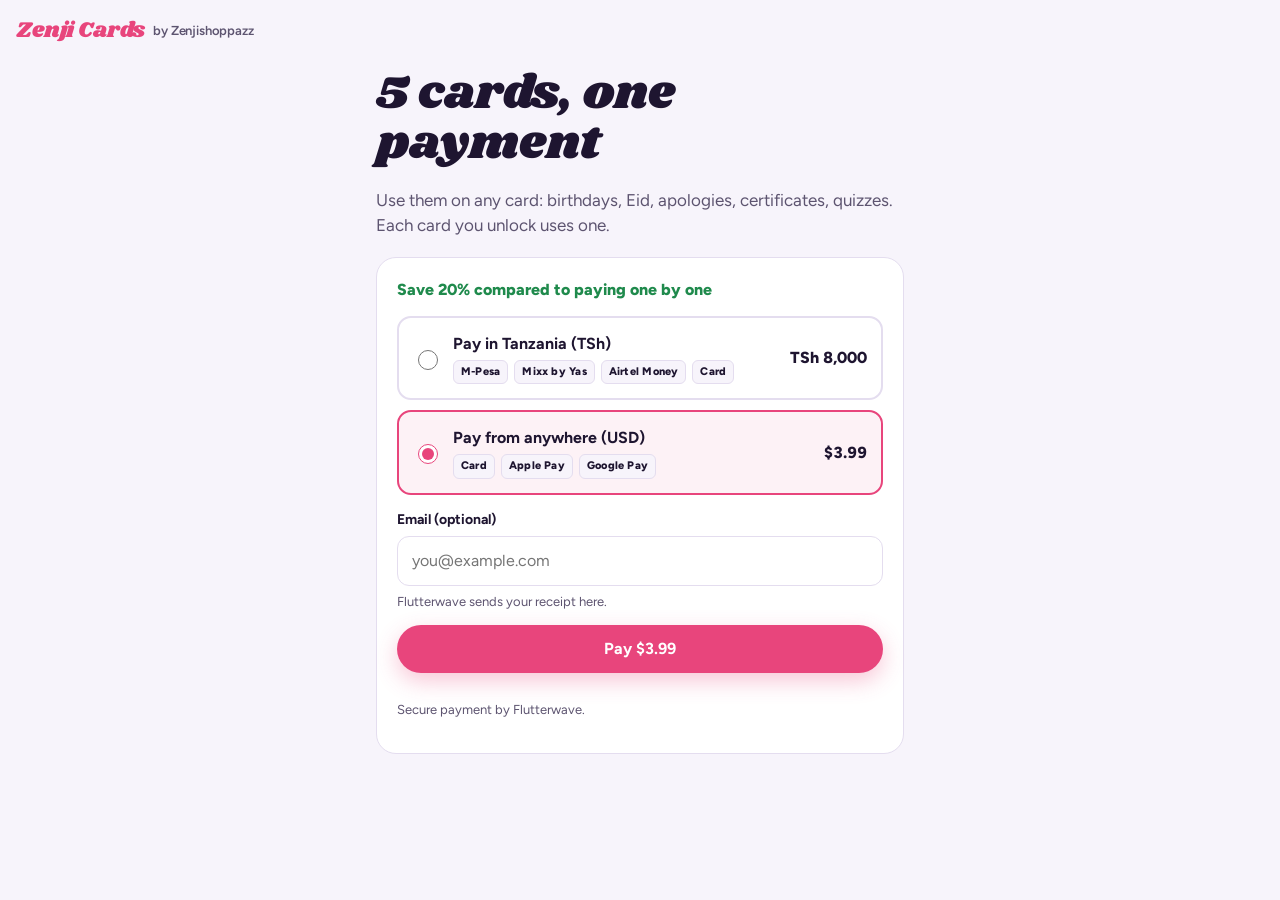
<file: packs/index.html>
<!doctype html>
<html lang="en">
<head>
<meta charset="utf-8">
<meta name="viewport" content="width=device-width,initial-scale=1,viewport-fit=cover">
<meta name="theme-color" content="#f7f4fb">
<title>Card Packs · Zenji Cards</title>
<meta name="description" content="Buy 5 Zenji Cards at once and save.">
<link rel="preconnect" href="https://fonts.googleapis.com">
<link rel="preconnect" href="https://fonts.gstatic.com" crossorigin>
<link rel="stylesheet" href="https://fonts.googleapis.com/css2?family=Shrikhand&family=Figtree:wght@400;600;700;800&display=swap">
<link rel="stylesheet" href="../assets/zc.css">
<link rel="icon" href="../assets/icon-180.png">
<link rel="apple-touch-icon" href="../assets/icon-180.png">
<style>
  .wrap { max-width: 560px; margin: 0 auto; padding: 8px max(16px, env(safe-area-inset-right, 0px)) 64px max(16px, env(safe-area-inset-left, 0px)); display: grid; gap: 18px; }
  h1 { margin: 0; font-family: var(--display); font-weight: 400; font-size: clamp(32px, 8vw, 48px); line-height: 1.05; }
  .lead { margin: 0; color: var(--ink-2); font-size: 17px; }
  .card { background: var(--panel); border: 1px solid var(--line); border-radius: 20px; padding: 20px; display: grid; gap: 14px; }
  .save { font-weight: 800; color: var(--good); }
  .owned { display: grid; gap: 8px; }
  .owned div { display: flex; justify-content: space-between; gap: 10px; padding: 12px 14px; border-radius: 12px; background: var(--paper); border: 1px solid var(--line); font-weight: 700; }
  .owned code { font: 800 15px ui-monospace, Menlo, monospace; }
</style>
</head>
<body>
<header class="zc-top">
  <a class="zc-logo" href="../"><b>Zenji Cards</b><span>by Zenjishoppazz</span></a>
</header>
<main class="wrap" id="main"></main>
<script src="../assets/zc.js"></script>
<script>
(async () => {
  const { h, api, money, store, packs } = ZC;
  const main = document.getElementById("main");
  const params = new URLSearchParams(location.search);
  // Remember where to go back to (Flutterwave's return keeps no other query).
  if (params.get("back")) { try { sessionStorage.setItem("zc:packBack", params.get("back")); } catch (_) {} }
  let back = params.get("back");
  try { back = back || sessionStorage.getItem("zc:packBack"); } catch (_) {}
  const backLink = back && /^[a-z-]{2,20}$/.test(back) ? "../" + back + "/" : "../";
  const cat = await ZC.getCatalog();
  const p = cat.pack;

  async function confirmPurchase(ref) {
    main.replaceChildren(h("div", { class: "card" }, h("div", { class: "zc-spinner" }), h("h2", { text: "Checking your payment" }), h("p", { class: "lead", text: "This can take a few seconds for mobile money." })));
    for (let i = 0; i < 10; i++) {
      const r = await api("POST", "/packs/confirm", { tx_ref: ref });
      if (r.ok) {
        packs.put({ code: r.data.code, left: r.data.credits_left });
        history.replaceState(null, "", location.pathname);
        const copy = h("button", { class: "zc-btn", type: "button", text: "Copy code", onclick: async () => {
          try { await navigator.clipboard.writeText(r.data.code); copy.textContent = "Copied"; } catch (_) { copy.textContent = "Select the code to copy it"; }
        } });
        main.replaceChildren(h("h1", { text: "Your pack is ready" }),
          h("div", { class: "card" },
            h("p", { class: "lead", text: "Your code for " + r.data.credits_total + " cards:" }),
            h("div", { class: "zc-big-code", text: r.data.code }), copy,
            h("p", { class: "zc-note", text: "It's saved on this phone and appears when you pay for a card. Write it down too, so you can use it on another phone." })),
          h("a", { class: "zc-btn primary block", href: backLink, text: back ? "Back to my card" : "Make a card" }));
        return;
      }
      if (/did not go through/.test(r.message)) break;
      await new Promise((res) => setTimeout(res, 3000));
    }
    main.replaceChildren(h("h1", { text: "Payment not received yet" }),
      h("p", { class: "lead", text: "If money left your account, wait a minute and check again." }),
      h("button", { class: "zc-btn primary", type: "button", text: "Check again", onclick: () => confirmPurchase(ref) }),
      h("a", { class: "zc-btn ghost", href: location.pathname, text: "Back" }));
  }

  if (params.get("tx_ref")) {
    if (params.get("status") === "cancelled") {
      main.append(h("div", { class: "card" }, h("h2", { text: "Payment cancelled" }), h("p", { class: "lead", text: "No money was taken." })));
    } else {
      return confirmPurchase(params.get("tx_ref"));
    }
  }

  const cur0 = store.get("zc:currency", ZC.guessCurrency());
  const opt = (cur, title, methods) => h("label", { class: "zc-option" },
    h("input", { type: "radio", name: "cur", value: cur, checked: cur === cur0 }),
    h("div", {}, h("b", { text: title }), h("div", { class: "zc-paylogos" }, methods.map((m) => h("span", { text: m })))),
    h("span", { class: "amt", text: money(cur, p[cur]) }));
  const options = h("div", { class: "zc-options" },
    opt("TZS", "Pay in Tanzania (TSh)", ["M-Pesa", "Mixx by Yas", "Airtel Money", "Card"]),
    opt("USD", "Pay from anywhere (USD)", ["Card", "Apple Pay", "Google Pay"]));
  const email = h("input", { type: "email", placeholder: "you@example.com", value: store.get("zc:email", ""), autocomplete: "email" });
  const err = h("p", { class: "zc-error", hidden: true, role: "alert" });
  const pay = h("button", { class: "zc-btn primary block", type: "button" });
  const label = () => { const c = options.querySelector("input:checked").value; pay.textContent = "Pay " + money(c, p[c]); };
  options.addEventListener("change", label);
  pay.addEventListener("click", async () => {
    const c = options.querySelector("input:checked").value;
    store.set("zc:currency", c); store.set("zc:email", email.value.trim());
    pay.disabled = true; pay.textContent = "Opening payment…"; err.hidden = true;
    const ret = location.origin + location.pathname;
    const r = await api("POST", "/packs/checkout", { currency: c, return_url: ret, email: email.value.trim() || null });
    if (!r.ok) { pay.disabled = false; label(); err.textContent = r.message; err.hidden = false; return; }
    location.href = r.data.checkout_url;
  });
  const singles = (c) => cat.card[c] * p.credits;
  const saving = Math.round((1 - p.TZS / singles("TZS")) * 100);
  main.append(
    h("h1", { text: p.credits + " cards, one payment" }),
    h("p", { class: "lead", text: "Use them on any card: birthdays, Eid, apologies, certificates, quizzes. Each card you unlock uses one." }),
    h("div", { class: "card" },
      saving > 0 ? h("div", { class: "save", text: "Save " + saving + "% compared to paying one by one" }) : null,
      options,
      h("label", { class: "zc-field" }, h("span", { text: "Email (optional)" }), email, h("small", { text: "Flutterwave sends your receipt here." })),
      err, pay,
      h("p", { class: "zc-note", text: "Secure payment by Flutterwave." })));
  label();

  const owned = packs.all();
  if (owned.length) {
    const box = h("div", { class: "owned" });
    main.append(h("h2", { text: "Packs on this phone", style: { margin: "8px 0 0" } }), box);
    for (const pk of owned) {
      const left = h("span", { text: pk.left + " left" });
      box.append(h("div", {}, h("code", { text: pk.code }), left));
      api("GET", "/packs/" + encodeURIComponent(pk.code)).then((r) => { if (r.ok) { left.textContent = r.data.credits_left + " left"; packs.put({ code: pk.code, left: r.data.credits_left }); } });
    }
  }
})();
</script>
</body>
</html>
</file>
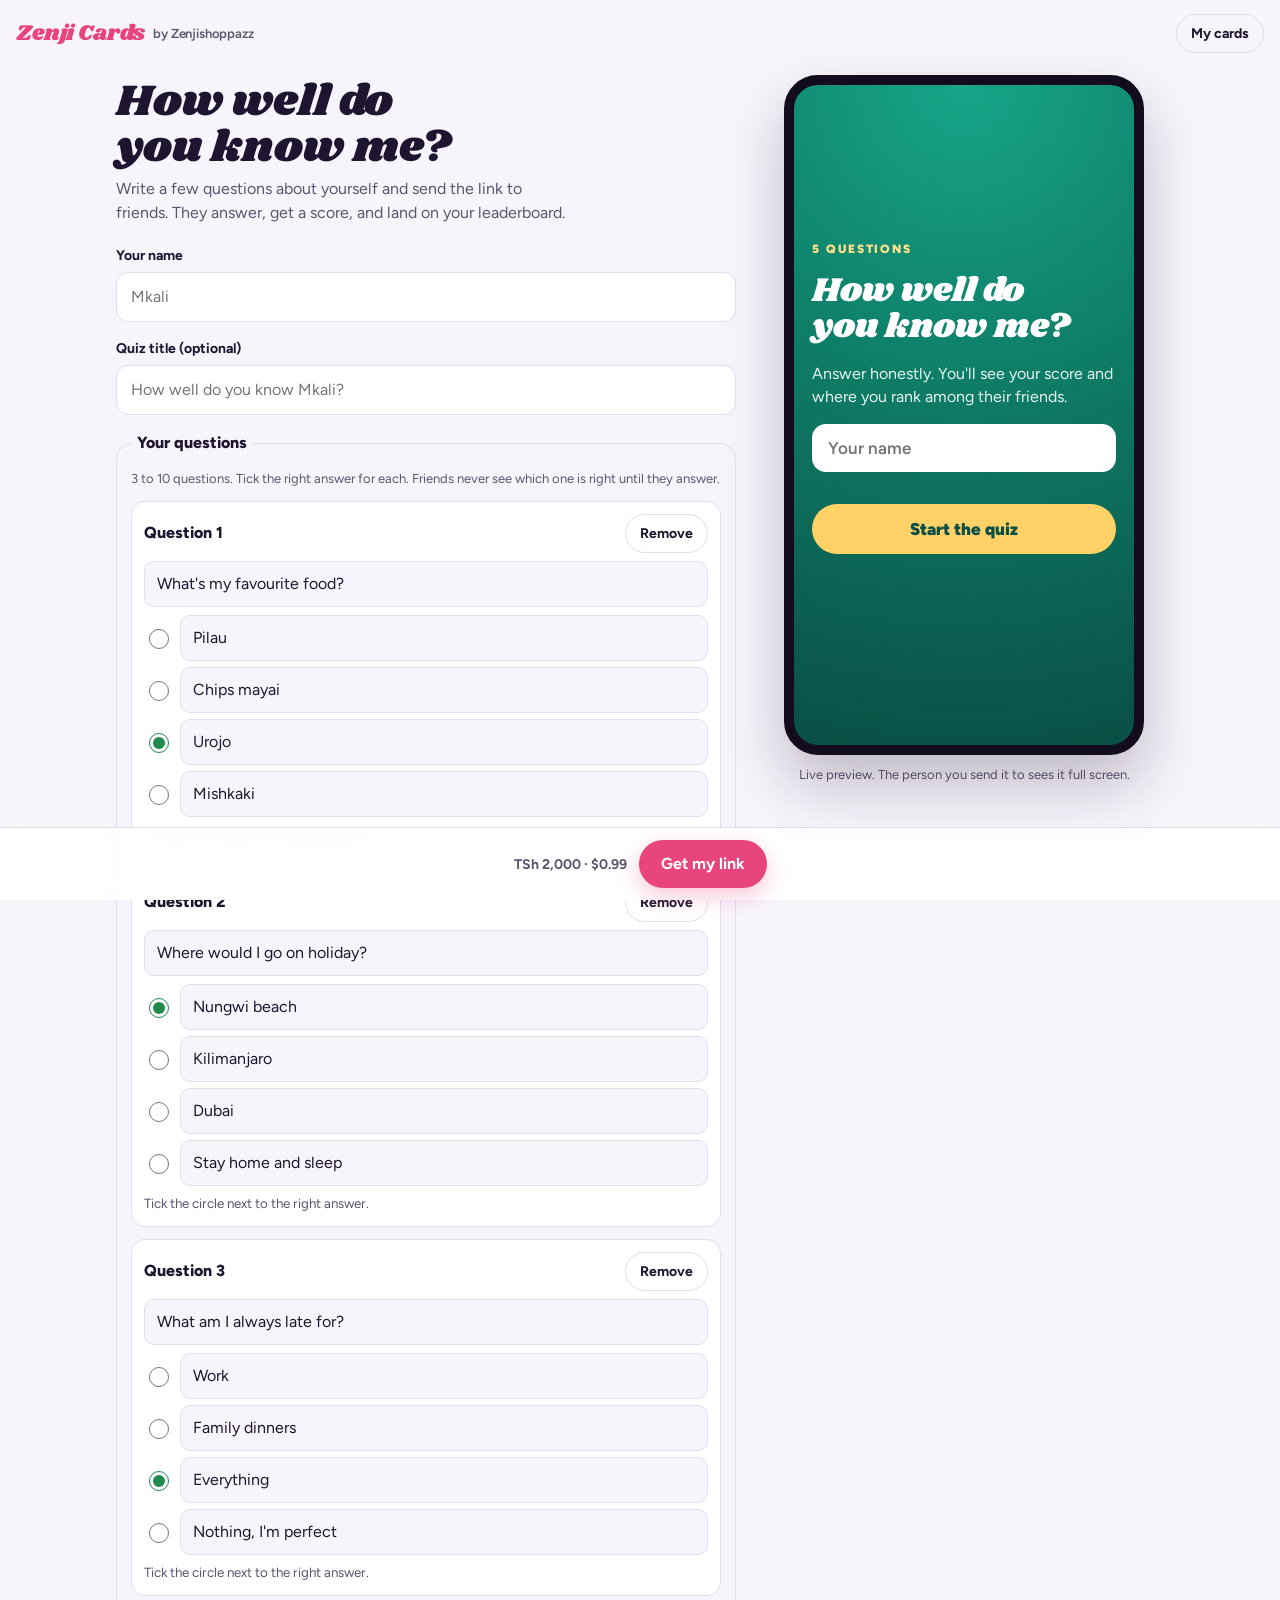
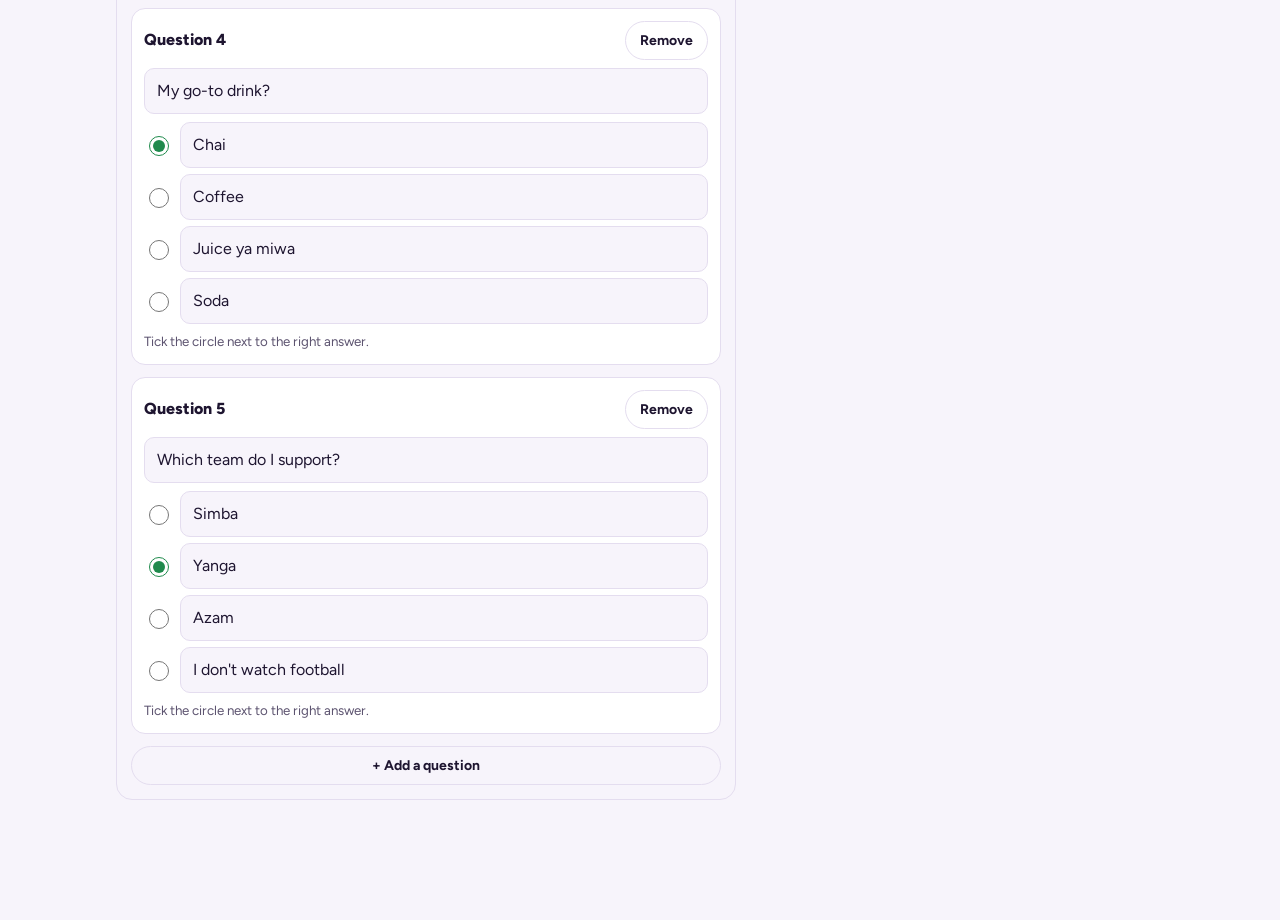
<file: quiz/index.html>
<!doctype html>
<html lang="en">
<head>
<meta charset="utf-8">
<meta name="viewport" content="width=device-width,initial-scale=1,viewport-fit=cover">
<meta name="theme-color" content="#0e7c66">
<title>How Well Do You Know Me · Zenji Cards</title>
<meta name="description" content="Make a quiz about yourself, send it to friends and see who knows you best.">
<meta property="og:title" content="How well do you know me? 🤔">
<meta property="og:description" content="Take my quiz and get on the leaderboard.">
<link rel="preconnect" href="https://fonts.googleapis.com">
<link rel="preconnect" href="https://fonts.gstatic.com" crossorigin>
<link rel="stylesheet" href="https://fonts.googleapis.com/css2?family=Shrikhand&family=Figtree:wght@400;600;700;800;900&display=swap">
<link rel="stylesheet" href="../assets/zc.css">
<link rel="icon" href="../assets/icon-180.png">
<link rel="apple-touch-icon" href="../assets/icon-180.png">
<style>
  /* Quiz stage: a game-show board in green and gold. */
  .qz { position: absolute; inset: 0; overflow-y: auto; background: radial-gradient(circle at 50% 0%, #17a589, #0e7c66 45%, #0a4f45); color: #fff; font-family: var(--body);
        display: grid; place-items: center; padding: 28px 18px 64px; grid-template-columns: minmax(0, 1fr); }
  .qz .panel { width: 100%; max-width: 440px; display: grid; gap: 16px; }
  .qz .kicker { font-weight: 900; letter-spacing: .16em; text-transform: uppercase; font-size: 12px; color: #ffe08a; }
  .qz h1 { margin: 0; font-family: var(--display); font-weight: 400; font-size: clamp(30px, 10cqw, 50px); line-height: 1.05; text-wrap: balance; overflow-wrap: anywhere; }
  .qz h2 { margin: 0; font-size: clamp(22px, 7cqw, 30px); line-height: 1.2; font-weight: 900; overflow-wrap: anywhere; }
  .qz p { margin: 0; opacity: .9; line-height: 1.45; }
  .qz input { width: 100%; padding: 14px 16px; border-radius: 14px; border: 0; font: 600 17px var(--body); color: #0a4f45; }
  .qz .go { border: 0; border-radius: 999px; padding: 15px 22px; font: 900 17px var(--body); background: #ffd166; color: #0a4f45; cursor: pointer; }
  .qz .go[disabled] { opacity: .6; }
  .qz .opts { display: grid; gap: 10px; }
  .qz .opt { text-align: left; border: 0; border-radius: 16px; padding: 16px; font: 700 17px var(--body); background: rgba(255,255,255,.14); color: #fff; cursor: pointer;
             border: 2px solid rgba(255,255,255,.25); overflow-wrap: anywhere; }
  .qz .opt:hover { background: rgba(255,255,255,.22); }
  .qz .opt.right { background: #2bb673; border-color: #2bb673; }
  .qz .opt.wrong { background: #d64550; border-color: #d64550; }
  .qz .progress { height: 6px; background: rgba(255,255,255,.2); border-radius: 6px; overflow: hidden; }
  .qz .progress i { display: block; height: 100%; background: #ffd166; transition: width .3s; }
  .qz .score { font-family: var(--display); font-size: clamp(56px, 22cqw, 110px); line-height: 1; color: #ffd166; }
  .qz ol { margin: 0; padding: 0; list-style: none; display: grid; gap: 6px; counter-reset: r; }
  .qz li { display: flex; justify-content: space-between; gap: 10px; background: rgba(255,255,255,.12); padding: 10px 14px; border-radius: 12px; counter-increment: r; font-weight: 700; }
  .qz li::before { content: counter(r) "."; opacity: .7; margin-right: 6px; }
  .qz li span:first-of-type { flex: 1; min-width: 0; overflow: hidden; text-overflow: ellipsis; white-space: nowrap; }
  .qz li.me { background: #ffd166; color: #0a4f45; }
  .qz .err { color: #ffd0d4; font-weight: 700; }
  .zc-stage { container-type: inline-size; }

  /* maker: question editor */
  .qe { display: grid; gap: 12px; }
  .qe .q { border: 1.5px solid var(--line); border-radius: 14px; padding: 12px; display: grid; gap: 8px; background: var(--panel); }
  .qe .q header { display: flex; justify-content: space-between; align-items: center; font-weight: 800; }
  .qe input[type=text] { width: 100%; min-width: 0; padding: 10px 12px; border-radius: 10px; border: 1.5px solid var(--line); background: var(--paper); }
  .qe .o { display: flex; gap: 8px; align-items: center; }
  .qe .o input[type=radio] { width: 20px; height: 20px; accent-color: var(--good); flex: none; }
  .qe small { color: var(--ink-2); }
</style>
</head>
<body>
<script src="../assets/zc.js"></script>
<script>
(() => {
  const SAMPLE = [
    { q: "What's my favourite food?", options: ["Pilau", "Chips mayai", "Urojo", "Mishkaki"], correct: 2 },
    { q: "Where would I go on holiday?", options: ["Nungwi beach", "Kilimanjaro", "Dubai", "Stay home and sleep"], correct: 0 },
    { q: "What am I always late for?", options: ["Work", "Family dinners", "Everything", "Nothing, I'm perfect"], correct: 2 },
    { q: "My go-to drink?", options: ["Chai", "Coffee", "Juice ya miwa", "Soda"], correct: 0 },
    { q: "Which team do I support?", options: ["Simba", "Yanga", "Azam", "I don't watch football"], correct: 1 },
  ];

  function questionEditor(data, changed, h) {
    const wrap = h("fieldset", {}, h("legend", { text: "Your questions" }),
      h("small", { class: "zc-note", text: "3 to 10 questions. Tick the right answer for each. Friends never see which one is right until they answer." }));
    const list = h("div", { class: "qe" });
    const add = h("button", { class: "zc-btn ghost small", type: "button", text: "+ Add a question" });
    const qs = () => (Array.isArray(data.questions) ? data.questions : (data.questions = []));
    function draw() {
      list.replaceChildren();
      qs().forEach((q, i) => {
        const opts = h("div", { style: { display: "grid", gap: "6px" } });
        const qIn = h("input", { type: "text", maxlength: 150, value: q.q || "", placeholder: "Question " + (i + 1), "aria-label": "Question " + (i + 1) });
        qIn.addEventListener("input", () => { q.q = qIn.value; changed(); });
        for (let k = 0; k < 4; k++) {
          const radio = h("input", { type: "radio", name: "c" + i, "aria-label": "Right answer", checked: q.correct === k });
          radio.addEventListener("change", () => { q.correct = k; changed(); });
          const oIn = h("input", { type: "text", maxlength: 80, value: (q.options || [])[k] || "", placeholder: k < 2 ? "Answer " + (k + 1) : "Answer " + (k + 1) + " (optional)", "aria-label": "Answer " + (k + 1) });
          oIn.addEventListener("input", () => { q.options = q.options || []; q.options[k] = oIn.value; changed(); });
          opts.append(h("label", { class: "o" }, radio, oIn));
        }
        const del = qs().length > 3 ? h("button", { class: "zc-btn ghost small", type: "button", text: "Remove", onclick: () => { qs().splice(i, 1); changed(); draw(); } }) : null;
        list.append(h("div", { class: "q" }, h("header", {}, h("span", { text: "Question " + (i + 1) }), del), qIn, opts,
          h("small", { text: "Tick the circle next to the right answer." })));
      });
      add.hidden = qs().length >= 10;
    }
    add.addEventListener("click", () => { qs().push({ q: "", options: ["", ""], correct: 0 }); changed(); draw(); });
    draw();
    wrap.append(list, add);
    return wrap;
  }

  // Only answers that were filled in count; the right answer's position is kept.
  function tidy(d) {
    return (d.questions || []).map((q) => {
      const opts = [], map = {};
      (q.options || []).forEach((o, k) => { if (String(o || "").trim()) { map[k] = opts.length; opts.push(String(o).trim()); } });
      return { q: String(q.q || "").trim(), options: opts, correct: map[q.correct] };
    });
  }

  ZC.card({
    type: "quiz",
    name: "How well do you know me?",
    lead: "Write a few questions about yourself and send the link to friends. They answer, get a score, and land on your leaderboard.",
    defaults: { from: "", title: "", questions: SAMPLE },
    fields: [
      { key: "from", label: "Your name", required: true, max: 30, placeholder: "Mkali" },
      { key: "title", label: "Quiz title", max: 60, placeholder: "How well do you know Mkali?" },
      { type: "custom", build: questionEditor },
    ],
    validate(d) {
      const qs = tidy(d);
      if (qs.length < 3) return "Add at least 3 questions.";
      for (let i = 0; i < qs.length; i++) {
        if (!qs[i].q) return "Question " + (i + 1) + " is empty.";
        if (qs[i].options.length < 2) return "Question " + (i + 1) + " needs at least 2 answers.";
        if (qs[i].correct === undefined) return "Tick the right answer for question " + (i + 1) + ".";
      }
      d.questions = qs;
      return null;
    },
    title: (d) => d.title || "How well do you know " + (d.from || "me") + "?",
    shareText: (d) => (d.title || "How well do you know " + (d.from || "me") + "?") + " Take my quiz 👉",
    cover: false,

    render(root, d, ctx) {
      const { h } = ctx;
      const qs = tidy(d).filter((q) => q.q && q.options.length >= 2);
      const title = d.title || "How well do you know " + (d.from || "me") + "?";
      const panel = h("div", { class: "panel" });
      root.append(h("div", { class: "qz" }, panel));
      const answers = [];
      let player = "";
      try { player = ZC.store.get("zc:player", ""); } catch (_) {}

      function intro() {
        const name = h("input", { type: "text", maxlength: 30, placeholder: "Your name", value: player, "aria-label": "Your name" });
        const err = h("div", { class: "err", "aria-live": "polite" });
        const go = h("button", { class: "go", type: "button", text: "Start the quiz" });
        go.addEventListener("click", () => {
          if (!name.value.trim()) { err.textContent = "Type your name so it shows on the leaderboard."; name.focus(); return; }
          player = name.value.trim(); ZC.store.set("zc:player", player); answers.length = 0; ask(0);
        });
        panel.replaceChildren(h("div", { class: "kicker", text: qs.length + " questions" }), h("h1", { text: title }),
          h("p", { text: "Answer honestly. You'll see your score and where you rank among " + (d.from || "their") + " friends." }),
          name, err, go);
        if (!ctx.preview) loadBoard(panel, null);
      }
      function ask(i) {
        if (i >= qs.length) return finish();
        const q = qs[i];
        const opts = h("div", { class: "opts" });
        q.options.forEach((o, k) => opts.append(h("button", { class: "opt", type: "button", text: o, onclick: () => {
          answers[i] = k;
          if (ctx.sound.on) ctx.sound.tone(520 + k * 60, 0, 0.12, 0.06);
          ask(i + 1);
        } })));
        panel.replaceChildren(h("div", { class: "progress" }, h("i", { style: { width: (i / qs.length) * 100 + "%" } })),
          h("div", { class: "kicker", text: "Question " + (i + 1) + " of " + qs.length }), h("h2", { text: q.q }), opts);
      }
      async function finish() {
        panel.replaceChildren(h("div", { class: "zc-spinner", style: { justifySelf: "center" } }));
        let score, total = qs.length, review, board = [];
        if (ctx.preview || !ctx.cardId) {
          review = qs.map((q, i) => ({ correct: q.correct, right: answers[i] === q.correct }));
          score = review.filter((r) => r.right).length;
          board = [{ name: player + " (preview)", score, total, id: -1 }];
        } else {
          const r = await ctx.api("POST", "/" + ctx.cardId + "/answers", { name: player, answers });
          if (!r.ok) { panel.replaceChildren(h("h2", { text: "Could not send your answers" }), h("p", { text: r.message }), h("button", { class: "go", type: "button", text: "Try again", onclick: finish })); return; }
          ({ score, total, review } = r.data); board = r.data.leaderboard; board.me = r.data.id;
        }
        const pct = score / total;
        if (pct >= 0.6) ctx.confetti({ colors: ["#ffd166", "#ffffff", "#2bb673"], count: 120 });
        if (ctx.sound.on) pct >= 0.6 ? ctx.sound.chime() : ctx.sound.tone(220, 0, 0.4, 0.08, "sawtooth");
        const verdict = pct === 1 ? "Perfect! You really know " + (d.from || "them") + "." : pct >= 0.6 ? "Not bad at all." : pct >= 0.3 ? "Hmm… you should hang out more." : "Do you even know " + (d.from || "them") + "? 😅";
        const reviewList = h("div", { class: "opts" }, qs.map((q, i) => h("div", { class: "opt " + (review[i].right ? "right" : "wrong") },
          q.q + " → " + q.options[review[i].correct])));
        panel.replaceChildren(h("div", { class: "kicker", text: player + ", you scored" }),
          h("div", { class: "score", text: score + "/" + total }), h("h2", { text: verdict }));
        renderBoard(panel, board, board.me);
        panel.append(h("details", {}, h("summary", { text: "See the right answers", style: { cursor: "pointer", fontWeight: 800 } }), reviewList),
          h("a", { class: "go", href: ZC.SITE_ROOT + "quiz/", text: "Make your own quiz", style: { textAlign: "center", textDecoration: "none" } }));
      }
      async function loadBoard(where) {
        const r = await ctx.api("GET", "/" + ctx.cardId + "/leaderboard");
        if (r.ok && r.data.leaderboard.length) renderBoard(where, r.data.leaderboard, null);
      }
      function renderBoard(where, rows, me) {
        if (!rows || !rows.length) return;
        where.append(h("div", { class: "kicker", text: "Leaderboard" }),
          h("ol", {}, rows.slice(0, 10).map((r) => h("li", { class: r.id === me ? "me" : "" }, h("span", { text: r.name }), h("span", { text: r.score + "/" + r.total })))));
      }
      intro();
      return { destroy() {} };
    },
  });
})();
</script>
</body>
</html>
</file>
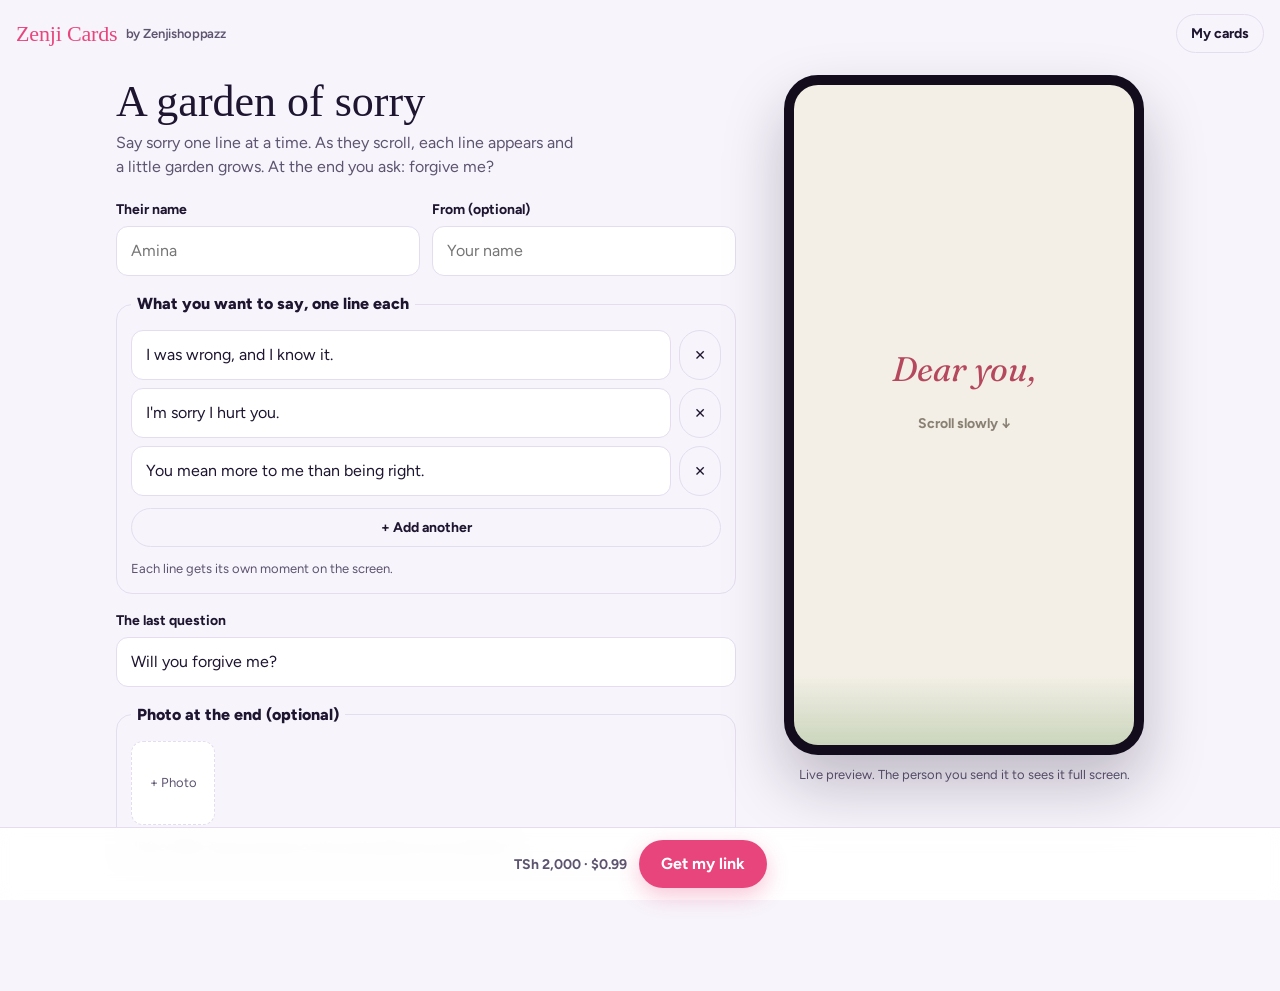
<file: sorry/index.html>
<!doctype html>
<html lang="en">
<head>
<meta charset="utf-8">
<meta name="viewport" content="width=device-width,initial-scale=1,viewport-fit=cover">
<meta name="theme-color" content="#f3efe6">
<title>A Garden of Sorry · Zenji Cards</title>
<meta name="description" content="An apology that grows flowers as they scroll.">
<meta property="og:title" content="I'm sorry 🌷">
<meta property="og:description" content="Please read this. Scroll slowly.">
<link rel="preconnect" href="https://fonts.googleapis.com">
<link rel="preconnect" href="https://fonts.gstatic.com" crossorigin>
<link rel="stylesheet" href="https://fonts.googleapis.com/css2?family=Fraunces:ital,opsz,wght@0,9..144,500;1,9..144,400&family=Figtree:wght@400;600;700;800&display=swap">
<link rel="stylesheet" href="../assets/zc.css">
<link rel="icon" href="../assets/icon-180.png">
<link rel="apple-touch-icon" href="../assets/icon-180.png">
<style>
  /* Sorry stage: a soft page that scrolls; a garden at the bottom grows with every line read. */
  .sorry { position: absolute; inset: 0; background: #f3efe6; color: #2d2a24; font-family: var(--body); }
  .sorry .scroller { position: absolute; inset: 0; overflow-y: auto; overscroll-behavior: contain; -webkit-overflow-scrolling: touch; scroll-behavior: smooth; }
  .sorry .page { display: grid; gap: 0; padding: 0 22px 46%; }
  .sorry section { min-height: 62%; min-height: 62cqh; display: grid; place-items: center; text-align: center; padding: 30px 0; }
  .sorry section:first-child { min-height: 92cqh; }
  .sorry .line { font-family: "Fraunces", Georgia, serif; font-size: clamp(22px, 7cqw, 34px); line-height: 1.3; max-width: 22ch; opacity: .12; transform: translateY(14px);
                 transition: opacity .8s, transform .8s; overflow-wrap: anywhere; white-space: pre-wrap; }
  .sorry .line.seen { opacity: 1; transform: none; }
  .sorry .line em { color: #b5485d; font-style: italic; }
  .sorry .hello { font-family: "Fraunces", Georgia, serif; font-size: clamp(30px, 10cqw, 48px); color: #b5485d; font-style: italic; margin: 0; }
  .sorry .down { margin-top: 18px; font-weight: 700; font-size: 14px; color: #8a8174; animation: s-bob 1.6s ease-in-out infinite; }
  .sorry .ask { display: grid; gap: 16px; justify-items: center; }
  .sorry .ask .buttons { display: flex; gap: 12px; flex-wrap: wrap; justify-content: center; }
  .sorry .ask button { border: 0; border-radius: 999px; padding: 14px 24px; font-weight: 800; font-size: 16px; cursor: pointer; }
  .sorry .ask .y { background: #b5485d; color: #fff; }
  .sorry .ask .n { background: #fff; color: #5c554a; border: 1.5px solid #ddd3c2; }
  .sorry .reply { font-family: "Fraunces", Georgia, serif; font-size: 22px; color: #b5485d; min-height: 1.4em; }
  .sorry .from { font-weight: 800; color: #8a8174; }
  .sorry img.photo { width: min(70%, 260px); border-radius: 18px; box-shadow: 0 12px 30px rgba(45,42,36,.15); }
  .sorry canvas { position: absolute; left: 0; right: 0; bottom: 0; width: 100%; height: 42%; pointer-events: none; }
  @keyframes s-bob { 50% { transform: translateY(6px); } }
  @media (prefers-reduced-motion: reduce) { .sorry .line { transition: none; } .sorry .down { animation: none; } .sorry .scroller { scroll-behavior: auto; } }
  .zc-stage { container-type: size; }
</style>
</head>
<body>
<script src="../assets/zc.js"></script>
<script>
(() => {
  ZC.card({
    type: "sorry",
    name: "A garden of sorry",
    lead: "Say sorry one line at a time. As they scroll, each line appears and a little garden grows. At the end you ask: forgive me?",
    defaults: {
      to: "", from: "",
      lines: ["I was wrong, and I know it.", "I'm sorry I hurt you.", "You mean more to me than being right."],
      ask: "Will you forgive me?",
    },
    fields: [
      { type: "row", fields: [
        { key: "to", label: "Their name", required: true, max: 30, placeholder: "Amina" },
        { key: "from", label: "From", max: 40, placeholder: "Your name" },
      ] },
      { key: "lines", label: "What you want to say, one line each", type: "list", max: 140, maxItems: 7, placeholder: "I'm sorry for…", help: "Each line gets its own moment on the screen." },
      { key: "ask", label: "The last question", max: 60, required: true },
    ],
    photos: 1,
    photoLabel: "Photo at the end (optional)",
    title: (d) => "For " + (d.to || "you"),
    shareText: (d) => (d.to ? d.to + ", " : "") + "please read this 🌷",
    cover: false,
    footDark: true,

    render(root, d, ctx) {
      const { h } = ctx;
      const lines = (d.lines || []).map((s) => String(s || "").trim()).filter(Boolean);
      const canvas = h("canvas", { "aria-hidden": "true" });
      const reply = h("div", { class: "reply", "aria-live": "polite" });
      const yesBtn = h("button", { class: "y", type: "button", text: "Yes, I forgive you" });
      const noBtn = h("button", { class: "n", type: "button", text: "Not yet" });
      const page = h("div", { class: "page" },
        h("section", {}, h("div", {}, h("p", { class: "hello", text: "Dear " + (d.to || "you") + "," }), h("div", { class: "down", text: "Scroll slowly ↓" }))),
        lines.map((l) => h("section", {}, h("div", { class: "line", text: l }))),
        h("section", {}, h("div", { class: "ask" },
          ctx.photos[0] ? h("img", { class: "photo", src: ctx.photos[0], alt: "" }) : null,
          h("div", { class: "line", text: d.ask || "Will you forgive me?" }),
          h("div", { class: "buttons" }, noBtn, yesBtn), reply,
          d.from ? h("div", { class: "from", text: "— " + d.from }) : null)));
      const scroller = h("div", { class: "scroller" }, page);
      const box = h("div", { class: "sorry" }, scroller, canvas);
      root.append(box);

      // Lines fade in as they reach the middle of the screen.
      const io = new IntersectionObserver((es) => es.forEach((e) => { if (e.isIntersecting) e.target.classList.add("seen"); }),
        { root: scroller, threshold: 0.6 });
      page.querySelectorAll(".line").forEach((el) => io.observe(el));

      // Garden: flowers grow with how far they have read.
      const g = canvas.getContext("2d");
      let W = 0, H = 0, raf = 0, progress = 0, shown = 0, bloomAll = 0;
      const PETALS = ["#e88ca5", "#f4b183", "#b5485d", "#f7d26b", "#c6a7e8", "#f29cb4", "#e9a0a0"];
      const flowers = Array.from({ length: 9 }, (_, i) => ({ x: (i + 0.5) / 9 + (Math.random() - 0.5) * 0.05, h: 0.45 + Math.random() * 0.45, c: PETALS[i % PETALS.length], at: (i / 9) * 0.85, sway: Math.random() * 6 }));
      function size() {
        const dpr = Math.min(devicePixelRatio || 1, 2), r = canvas.getBoundingClientRect();
        W = r.width; H = r.height; canvas.width = Math.max(1, W * dpr); canvas.height = Math.max(1, H * dpr); g.setTransform(dpr, 0, 0, dpr, 0, 0);
      }
      const ro = new ResizeObserver(size); ro.observe(canvas);
      scroller.addEventListener("scroll", () => {
        const max = scroller.scrollHeight - scroller.clientHeight;
        progress = Math.max(progress, max > 0 ? scroller.scrollTop / max : 1);
      }, { passive: true });
      function flower(f, grow, bloom, t) {
        const x = f.x * W, base = H, top = H - f.h * H * grow;
        const sway = ctx.reduceMotion ? 0 : Math.sin(t * 0.0015 + f.sway) * 4 * grow;
        g.strokeStyle = "#6b8f5e"; g.lineWidth = 3; g.lineCap = "round";
        g.beginPath(); g.moveTo(x, base); g.quadraticCurveTo(x - 8, (base + top) / 2, x + sway, top); g.stroke();
        if (grow > 0.35) {
          g.fillStyle = "#7fa66f"; g.beginPath(); g.ellipse(x - 8, base - (base - top) * 0.4, 9 * grow, 4 * grow, -0.6, 0, 7); g.fill();
        }
        if (bloom <= 0) return;
        const r = Math.min(W / 18, 22) * bloom;
        g.fillStyle = f.c;
        for (let k = 0; k < 6; k++) {
          const a = (k / 6) * Math.PI * 2 + t * 0.0002;
          g.beginPath(); g.ellipse(x + sway + Math.cos(a) * r * 0.7, top + Math.sin(a) * r * 0.7, r * 0.6, r * 0.38, a, 0, 7); g.fill();
        }
        g.fillStyle = "#f7d26b"; g.beginPath(); g.arc(x + sway, top, r * 0.35, 0, 7); g.fill();
      }
      function frame(t) {
        shown += (Math.max(progress, bloomAll) - shown) * 0.05;
        g.clearRect(0, 0, W, H);
        const grass = g.createLinearGradient(0, H * .75, 0, H); grass.addColorStop(0, "rgba(127,166,111,0)"); grass.addColorStop(1, "rgba(127,166,111,.35)");
        g.fillStyle = grass; g.fillRect(0, H * .75, W, H * .25);
        flowers.forEach((f) => {
          const local = Math.max(0, Math.min(1, (shown - f.at) / 0.25));
          if (local <= 0) return;
          flower(f, Math.min(1, local * 1.4), Math.max(0, (local - 0.55) / 0.45), t);
        });
        raf = requestAnimationFrame(frame);
      }
      raf = requestAnimationFrame(frame);

      yesBtn.addEventListener("click", () => {
        bloomAll = 1; reply.textContent = "Thank you. I won't take it for granted.";
        ctx.confetti({ colors: PETALS, count: 90, y: 0.6 });
        if (!ctx.preview) { ZC.unlockAudio(); ctx.sound.chime(); }
        yesBtn.disabled = noBtn.disabled = true;
      });
      noBtn.addEventListener("click", () => { reply.textContent = "That's fair. I'll keep showing you I mean it."; });

      return {
        destroy() { cancelAnimationFrame(raf); ro.disconnect(); io.disconnect(); },
      };
    },
  });
})();
</script>
</body>
</html>
</file>
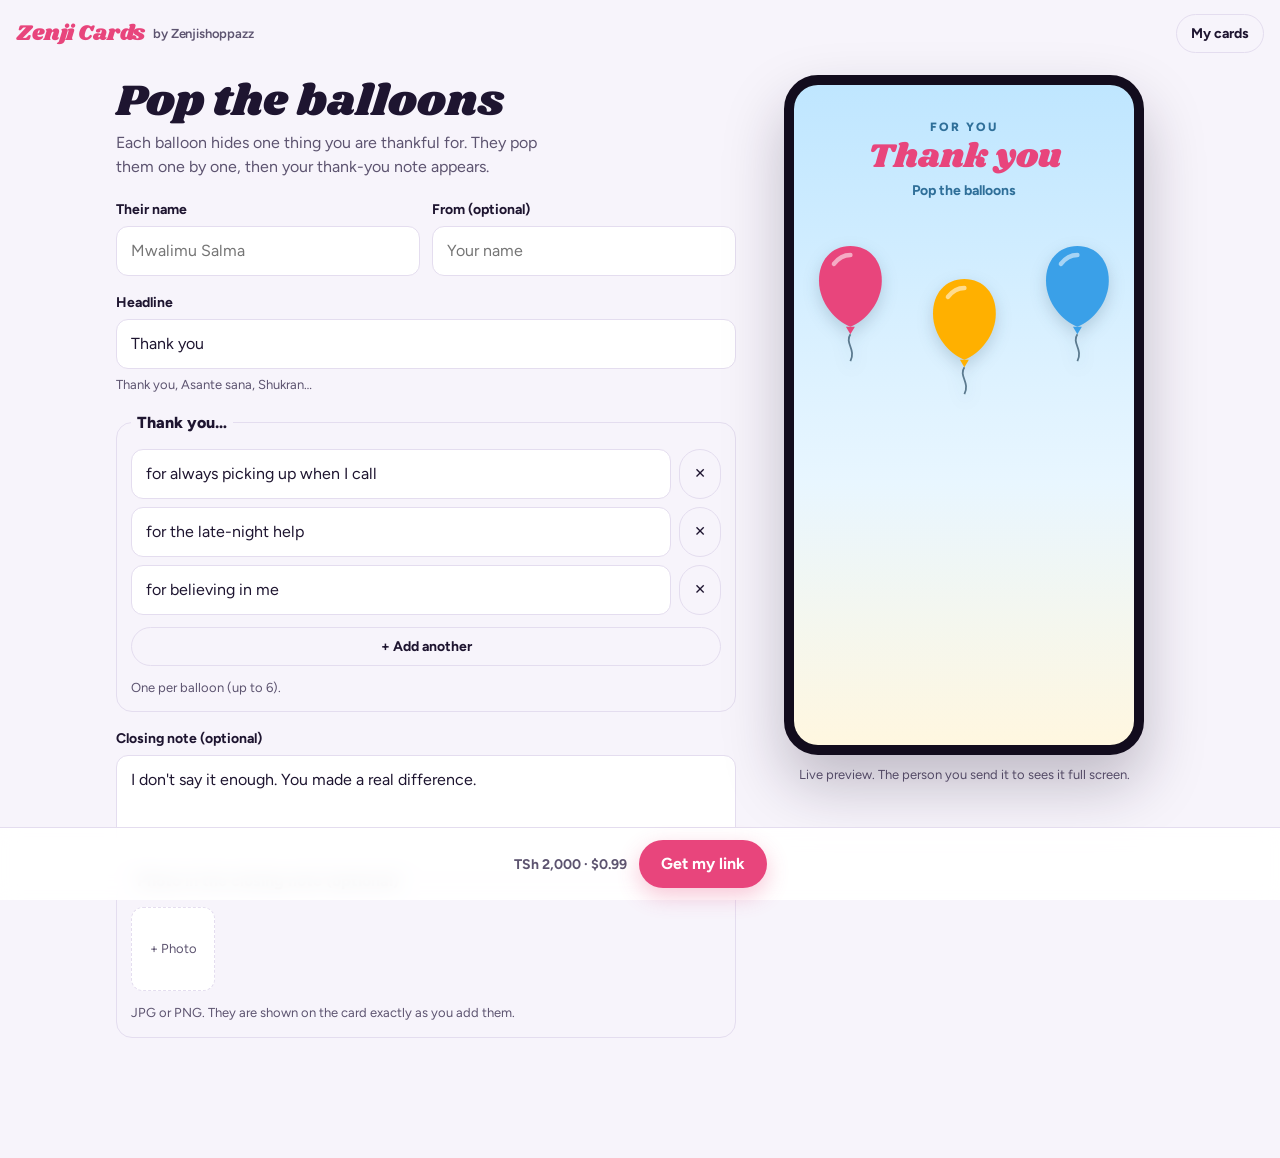
<file: thank-you/index.html>
<!doctype html>
<html lang="en">
<head>
<meta charset="utf-8">
<meta name="viewport" content="width=device-width,initial-scale=1,viewport-fit=cover">
<meta name="theme-color" content="#bfe6ff">
<title>Pop the Balloons · Zenji Cards</title>
<meta name="description" content="A thank-you card: pop each balloon to read why you're thankful.">
<meta property="og:title" content="Thank you 🎈">
<meta property="og:description" content="Pop the balloons.">
<link rel="preconnect" href="https://fonts.googleapis.com">
<link rel="preconnect" href="https://fonts.gstatic.com" crossorigin>
<link rel="stylesheet" href="https://fonts.googleapis.com/css2?family=Shrikhand&family=Figtree:wght@400;600;700;800&display=swap">
<link rel="stylesheet" href="../assets/zc.css">
<link rel="icon" href="../assets/icon-180.png">
<link rel="apple-touch-icon" href="../assets/icon-180.png">
<style>
  /* Thank-you stage: a bright sky full of balloons; each one hides a reason. */
  .ty { position: absolute; inset: 0; overflow: hidden; background: linear-gradient(#bfe6ff, #e8f6ff 60%, #fff7e0); color: #12324a; font-family: var(--body); -webkit-user-select: none; user-select: none; }
  .ty header { position: absolute; top: 5%; left: 0; right: 0; text-align: center; padding: 0 16px; z-index: 3; display: grid; gap: 4px; }
  .ty .eyebrow { font-weight: 800; letter-spacing: .16em; text-transform: uppercase; font-size: 12px; color: #2f6f99; }
  .ty h1 { margin: 0; font-family: var(--display); font-weight: 400; color: #e8457c; font-size: clamp(28px, 10cqw, 52px); line-height: 1.05; text-wrap: balance; }
  .ty .hint { font-weight: 700; font-size: 14px; color: #2f6f99; }
  .ty .balloon { position: absolute; width: 22%; max-width: 110px; aspect-ratio: 5 / 8; cursor: pointer; border: 0; padding: 0; background: none;
                 animation: ty-float var(--dur, 7s) ease-in-out infinite alternate; touch-action: manipulation; }
  .ty .balloon svg { width: 100%; height: 100%; overflow: visible; filter: drop-shadow(0 6px 8px rgba(18,50,74,.18)); }
  .ty .balloon.popped { pointer-events: none; animation: ty-pop .25s ease-out forwards; }
  .ty .reasons { position: absolute; left: 0; right: 0; bottom: 9%; display: grid; gap: 8px; justify-items: center; padding: 0 16px; z-index: 4; }
  .ty .reason { background: #fff; border-radius: 14px; padding: 10px 14px; font-weight: 700; max-width: 36ch; text-align: center; box-shadow: 0 6px 14px rgba(18,50,74,.12);
                animation: ty-in .45s cubic-bezier(.2,1.5,.4,1) both; overflow-wrap: anywhere; }
  .ty .final { position: absolute; inset: 0; display: grid; place-items: center; z-index: 6; padding: 24px; text-align: center; background: rgba(255,255,255,.55); backdrop-filter: blur(3px); animation: ty-in .6s both; }
  .ty .final .card { background: #fff; border-radius: 22px; padding: 22px; display: grid; gap: 12px; max-width: 380px; box-shadow: 0 20px 44px rgba(18,50,74,.2); }
  .ty .final h2 { margin: 0; font-family: var(--display); font-weight: 400; color: #e8457c; font-size: clamp(34px, 12cqw, 56px); line-height: 1; }
  .ty .final p { margin: 0; line-height: 1.5; white-space: pre-wrap; overflow-wrap: anywhere; }
  .ty .final ul { margin: 0; padding: 0; list-style: none; display: grid; gap: 6px; text-align: left; }
  .ty .final li::before { content: "✓ "; color: #1f8a4c; font-weight: 800; }
  .ty .final .from { font-family: var(--display); color: #2f6f99; }
  .ty .final img { width: 100%; max-height: 170px; object-fit: cover; border-radius: 14px; }
  @keyframes ty-float { from { transform: translateY(0) rotate(-3deg); } to { transform: translateY(-14px) rotate(3deg); } }
  @keyframes ty-pop { to { transform: scale(1.5); opacity: 0; } }
  @keyframes ty-in { from { transform: scale(.85); opacity: 0; } to { transform: none; opacity: 1; } }
  @media (prefers-reduced-motion: reduce) { .ty .balloon { animation: none; } .ty .reason, .ty .final { animation: none; } }
  .zc-stage { container-type: inline-size; }
</style>
</head>
<body>
<script src="../assets/zc.js"></script>
<script>
(() => {
  const COLORS = ["#e8457c", "#ffb000", "#3aa0e8", "#2bb673", "#9b6bff", "#ff7a45"];
  ZC.card({
    type: "thank-you",
    name: "Pop the balloons",
    lead: "Each balloon hides one thing you are thankful for. They pop them one by one, then your thank-you note appears.",
    defaults: {
      to: "", from: "", headline: "Thank you",
      reasons: ["for always picking up when I call", "for the late-night help", "for believing in me"],
      message: "I don't say it enough. You made a real difference.",
    },
    fields: [
      { type: "row", fields: [
        { key: "to", label: "Their name", required: true, max: 30, placeholder: "Mwalimu Salma" },
        { key: "from", label: "From", max: 40, placeholder: "Your name" },
      ] },
      { key: "headline", label: "Headline", max: 30, required: true, help: "Thank you, Asante sana, Shukran…" },
      { key: "reasons", label: "Thank you…", type: "list", max: 90, maxItems: 6, placeholder: "for…", help: "One per balloon (up to 6)." },
      { key: "message", label: "Closing note", type: "textarea", max: 300 },
    ],
    photos: 1,
    photoLabel: "Photo in the closing note (optional)",
    validate: (d) => ((d.reasons || []).filter((r) => String(r).trim()).length ? null : "Add at least one reason."),
    title: (d) => (d.headline || "Thank you") + (d.to ? ", " + d.to : ""),
    shareText: (d) => (d.headline || "Thank you") + (d.to ? ", " + d.to : "") + " 🎈",
    coverTitle: (d) => (d.to ? d.to + ", these" : "These") + " balloons are for you",
    coverText: () => "Sound on. Pop every balloon.",
    coverButton: "Open",
    footDark: true,

    render(root, d, ctx) {
      const { h } = ctx;
      const reasons = (d.reasons || []).map((r) => String(r || "").trim()).filter(Boolean);
      const hint = h("div", { class: "hint", text: "Pop the balloons" });
      const list = h("div", { class: "reasons", "aria-live": "polite" });
      const box = h("div", { class: "ty" },
        h("header", {}, h("div", { class: "eyebrow", text: d.to ? "For " + d.to : "For you" }), h("h1", { text: d.headline || "Thank you" }), hint),
        list);
      root.append(box);
      let left = reasons.length;
      const prefix = (r) => (/^(for|to|because)\b/i.test(r) ? "Thank you " + r : r);

      // Spread balloons in a loose grid in the middle of the sky.
      const cols = reasons.length > 4 ? 3 : Math.max(2, reasons.length);
      reasons.forEach((r, i) => {
        const color = COLORS[i % COLORS.length];
        const b = h("button", { class: "balloon", type: "button", "aria-label": "Pop balloon " + (i + 1) });
        b.innerHTML = `<svg viewBox="0 0 50 80"><path d="M25 2C12 2 4 12 4 25c0 15 11 27 21 31 10-4 21-16 21-31C46 12 38 2 25 2z" fill="${color}"/><path d="M14 14c3-4 7-6 11-6" stroke="#fff" stroke-opacity=".55" stroke-width="3" fill="none" stroke-linecap="round"/><path d="M22 56l3 5 3-5z" fill="${color}"/><path d="M25 61c-4 6 4 10 0 18" stroke="#5b7a8f" stroke-width="1.2" fill="none"/></svg>`;
        const row = Math.floor(i / cols), col = i % cols, inRow = Math.min(cols, reasons.length - row * cols);
        b.style.left = ((col + 0.5) / inRow * 100 - 11) + "%";
        b.style.top = (24 + row * 22 + (col % 2) * 5) + "%";
        b.style.setProperty("--dur", (5 + Math.random() * 3).toFixed(1) + "s");
        b.style.animationDelay = (-Math.random() * 4).toFixed(1) + "s";
        b.addEventListener("click", () => {
          b.classList.add("popped");
          if (ctx.sound.on) ctx.sound.pop();
          if (!ctx.preview && navigator.vibrate) navigator.vibrate(25);
          list.append(h("div", { class: "reason", text: prefix(r) }));
          while (list.children.length > 3) list.firstChild.remove();
          left--;
          hint.textContent = left ? left + " to go" : "";
          if (!left) setTimeout(finale, 700);
        });
        box.append(b);
      });

      function finale() {
        list.remove();
        ctx.confetti({ colors: COLORS, count: 140 });
        if (ctx.sound.on) ctx.sound.chime();
        box.append(h("div", { class: "final" }, h("div", { class: "card" },
          h("h2", { text: d.headline || "Thank you" }),
          ctx.photos[0] ? h("img", { src: ctx.photos[0], alt: "" }) : null,
          h("ul", {}, reasons.map((r) => h("li", { text: prefix(r) }))),
          d.message ? h("p", { text: d.message }) : null,
          d.from ? h("div", { class: "from", text: "— " + d.from }) : null)));
      }
      return { destroy() {} };
    },
  });
})();
</script>
</body>
</html>
</file>
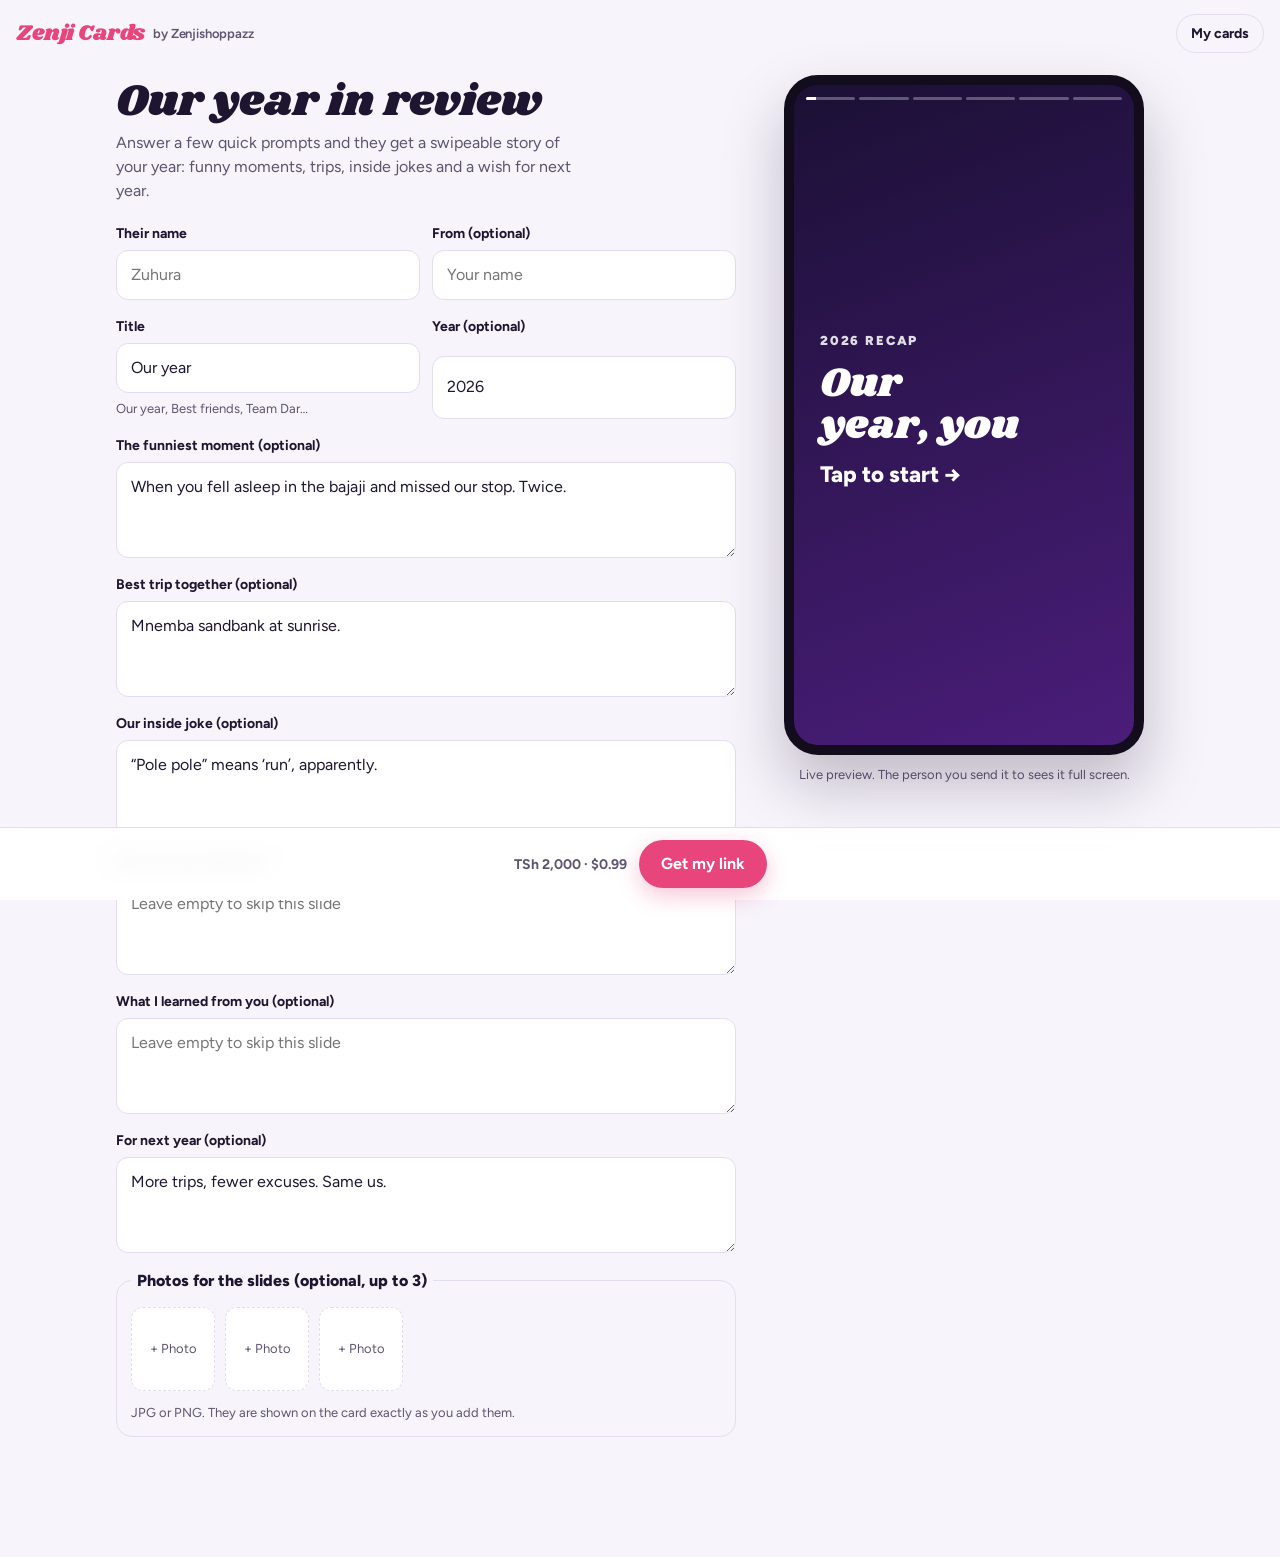
<file: year-review/index.html>
<!doctype html>
<html lang="en">
<head>
<meta charset="utf-8">
<meta name="viewport" content="width=device-width,initial-scale=1,viewport-fit=cover">
<meta name="theme-color" content="#1b1035">
<title>Our Year in Review · Zenji Cards</title>
<meta name="description" content="A story-style recap of your year together, to send to a friend or partner.">
<meta property="og:title" content="Our year, in review ✨">
<meta property="og:description" content="Tap through our year.">
<link rel="preconnect" href="https://fonts.googleapis.com">
<link rel="preconnect" href="https://fonts.gstatic.com" crossorigin>
<link rel="stylesheet" href="https://fonts.googleapis.com/css2?family=Shrikhand&family=Figtree:wght@400;600;700;800;900&display=swap">
<link rel="stylesheet" href="../assets/zc.css">
<link rel="icon" href="../assets/icon-180.png">
<link rel="apple-touch-icon" href="../assets/icon-180.png">
<style>
  /* Year-in-review stage: full-screen story slides with progress bars, like a status update. */
  .yr { position: absolute; inset: 0; overflow: hidden; color: #fff; font-family: var(--body); -webkit-user-select: none; user-select: none; background: #1b1035; }
  .yr .bars { position: absolute; top: 12px; left: 12px; right: 12px; display: flex; gap: 4px; z-index: 5; }
  .yr .bar { flex: 1; height: 3px; border-radius: 3px; background: rgba(255,255,255,.3); overflow: hidden; }
  .yr .bar i { display: block; height: 100%; width: 0; background: #fff; }
  .yr .slide { position: absolute; inset: 0; display: grid; align-content: center; gap: 14px; padding: 60px 26px 70px; opacity: 0; transition: opacity .35s; }
  .yr .slide.on { opacity: 1; }
  .yr .kicker { font-weight: 900; letter-spacing: .14em; text-transform: uppercase; font-size: 13px; opacity: .85; }
  .yr .big { font-family: var(--display); font-weight: 400; font-size: clamp(34px, 12cqw, 64px); line-height: 1.02; margin: 0; text-wrap: balance; overflow-wrap: anywhere; }
  .yr .text { font-size: clamp(20px, 6.6cqw, 30px); font-weight: 800; line-height: 1.25; margin: 0; overflow-wrap: anywhere; white-space: pre-wrap; }
  .yr .photo { width: 100%; max-height: 42cqh; object-fit: cover; border-radius: 18px; box-shadow: 0 16px 40px rgba(0,0,0,.35); transform: rotate(-2deg); }
  .yr .num { font-family: var(--display); font-size: clamp(90px, 38cqw, 200px); line-height: .9; opacity: .2; position: absolute; right: -6px; bottom: 40px; pointer-events: none; }
  .yr .tapzones { position: absolute; inset: 0; display: grid; grid-template-columns: 1fr 2fr; z-index: 4; }
  .yr .tapzones button { background: none; border: 0; cursor: pointer; }
  .yr .replay { justify-self: start; background: #fff; color: #1b1035; border: 0; border-radius: 999px; padding: 12px 22px; font-weight: 800; cursor: pointer; position: relative; z-index: 6; }
  .yr .from { font-family: var(--display); font-size: 22px; }
  @media (prefers-reduced-motion: reduce) { .yr .slide { transition: none; } }
  .zc-stage { container-type: size; }
</style>
</head>
<body>
<script src="../assets/zc.js"></script>
<script>
(() => {
  // [field key, kicker shown on the slide, background]
  const PROMPTS = [
    ["funniest", "The funniest moment", "linear-gradient(160deg,#ff7a45,#e8457c)"],
    ["trip", "Best trip together", "linear-gradient(160deg,#00a6a6,#1b6ca8)"],
    ["joke", "Our inside joke", "linear-gradient(160deg,#9b6bff,#5b2ee0)"],
    ["best", "The best day", "linear-gradient(160deg,#ffb000,#ff6a3d)"],
    ["learned", "What I learned from you", "linear-gradient(160deg,#2bb673,#0b7a75)"],
    ["wish", "For next year", "linear-gradient(160deg,#e8457c,#7b1fa2)"],
  ];
  const SLIDE_MS = 6000;

  ZC.card({
    type: "year-review",
    name: "Our year in review",
    lead: "Answer a few quick prompts and they get a swipeable story of your year: funny moments, trips, inside jokes and a wish for next year.",
    defaults: {
      to: "", from: "", year: String(new Date().getFullYear()), title: "Our year",
      funniest: "When you fell asleep in the bajaji and missed our stop. Twice.",
      trip: "Mnemba sandbank at sunrise.",
      joke: "“Pole pole” means ‘run’, apparently.",
      best: "", learned: "", wish: "More trips, fewer excuses. Same us.",
    },
    fields: [
      { type: "row", fields: [
        { key: "to", label: "Their name", required: true, max: 30, placeholder: "Zuhura" },
        { key: "from", label: "From", max: 40, placeholder: "Your name" },
      ] },
      { type: "row", fields: [
        { key: "title", label: "Title", max: 30, required: true, help: "Our year, Best friends, Team Dar…" },
        { key: "year", label: "Year", max: 9 },
      ] },
      ...PROMPTS.map(([key, label]) => ({ key, label, type: "textarea", rows: 2, max: 220, placeholder: "Leave empty to skip this slide" })),
    ],
    photos: 3,
    photoLabel: "Photos for the slides (optional, up to 3)",
    validate: (d) => (PROMPTS.some(([k]) => String(d[k] || "").trim()) ? null : "Fill in at least one prompt."),
    title: (d) => (d.title || "Our year") + " " + (d.year || "") + " · " + (d.to || ""),
    shareText: (d) => (d.to ? d.to + ", " : "") + "here's our " + (d.year || "year") + " ✨ Tap through:",
    coverTitle: (d) => (d.to ? d.to + ", here's" : "Here's") + " our " + (d.year || "year"),
    coverText: () => "Tap the right side to go forward, left to go back. Hold to pause.",
    coverButton: "Start",

    render(root, d, ctx) {
      const { h } = ctx;
      const slides = [];
      let photoIdx = 0;
      slides.push({ bg: "linear-gradient(160deg,#1b1035,#4a1d7a)", kids: [
        h("div", { class: "kicker", text: (d.year || "") + " recap" }),
        h("h1", { class: "big", text: (d.title || "Our year") + ", " + (d.to || "you") }),
        h("p", { class: "text", text: "Tap to start →" }),
      ] });
      PROMPTS.forEach(([key, kicker, bg], i) => {
        const v = String(d[key] || "").trim();
        if (!v) return;
        const photo = ctx.photos[photoIdx] ? ctx.photos[photoIdx++] : null; // photos go on the first slides, in order
        slides.push({ bg, kids: [
          h("div", { class: "num", text: String(slides.length), "aria-hidden": "true" }),
          h("div", { class: "kicker", text: kicker }),
          photo ? h("img", { class: "photo", src: photo, alt: "" }) : null,
          h("p", { class: "text", text: v }),
        ] });
      });
      const replay = h("button", { class: "replay", type: "button", text: "Watch again" });
      slides.push({ bg: "linear-gradient(160deg,#e8457c,#ffb000)", end: true, kids: [
        h("div", { class: "kicker", text: "That was " + (d.year || "our year") }),
        h("h2", { class: "big", text: "Here's to the next one." }),
        d.from ? h("div", { class: "from", text: "— " + d.from }) : null,
        replay,
      ] });

      const bars = h("div", { class: "bars" }, slides.map(() => h("div", { class: "bar" }, h("i"))));
      const els = slides.map((s) => h("section", { class: "slide", style: { background: s.bg } }, s.kids));
      const back = h("button", { type: "button", "aria-label": "Previous" }), fwd = h("button", { type: "button", "aria-label": "Next" });
      const zones = h("div", { class: "tapzones" }, back, fwd);
      const box = h("div", { class: "yr" }, ...els, bars, zones);
      root.append(box);

      let i = 0, t0 = performance.now(), paused = false, pausedAt = 0, raf = 0, running = false;
      function show(n) {
        i = Math.max(0, Math.min(slides.length - 1, n));
        els.forEach((el, k) => el.classList.toggle("on", k === i));
        bars.querySelectorAll("i").forEach((b, k) => (b.style.width = k < i ? "100%" : "0%"));
        t0 = performance.now();
        zones.style.pointerEvents = slides[i].end ? "none" : "";
        if (ctx.sound.on && running) ctx.sound.tone(660 + i * 40, 0, 0.15, 0.05, "sine");
        if (slides[i].end && running) ctx.confetti({ count: 100 });
      }
      function loop(t) {
        if (!paused && running && !slides[i].end) {
          const p = (t - t0) / SLIDE_MS;
          bars.children[i].firstChild.style.width = Math.min(100, p * 100) + "%";
          if (p >= 1) show(i + 1);
        }
        raf = requestAnimationFrame(loop);
      }
      back.addEventListener("click", () => show(i - 1));
      fwd.addEventListener("click", () => show(i + 1));
      zones.addEventListener("pointerdown", () => { paused = true; pausedAt = performance.now(); });
      const resume = () => { if (paused) { t0 += performance.now() - pausedAt; paused = false; } };
      zones.addEventListener("pointerup", resume); zones.addEventListener("pointerleave", resume); zones.addEventListener("pointercancel", resume);
      replay.addEventListener("click", () => show(0));
      show(0);
      raf = requestAnimationFrame(loop);
      return {
        start() { running = true; t0 = performance.now(); },
        destroy() { cancelAnimationFrame(raf); },
      };
    },
  });
})();
</script>
</body>
</html>
</file>
<file: assets/zc.css>
/* Zenji Cards: shared look for the gallery, the card makers and the payment/share sheets.
   Each card brings its own stage styles; this file is the shell around them. */
:root {
  --paper: #f7f4fb;
  --panel: #ffffff;
  --ink: #1e1530;
  --ink-2: #5d5470;
  --line: #e4ddef;
  --saffron: #ffb000;
  --magenta: #e8457c;
  --plum: #3b1f5e;
  --good: #1f8a4c;
  --bad: #c62f3a;
  --focus: #7c4dff;
  --radius: 16px;
  --display: "Shrikhand", "Cooper Black", Georgia, serif;
  --body: "Figtree", "Segoe UI", system-ui, -apple-system, sans-serif;
  color-scheme: light;
}
@media (prefers-color-scheme: dark) {
  :root {
    --paper: #150f22;
    --panel: #201833;
    --ink: #f4eefc;
    --ink-2: #b9aecd;
    --line: #3a2e52;
    --plum: #d8c4ff;
    color-scheme: dark;
  }
}
* { box-sizing: border-box; }
[hidden] { display: none !important; }
html { -webkit-text-size-adjust: 100%; }
body {
  margin: 0;
  background: var(--paper);
  color: var(--ink);
  font: 16px/1.5 var(--body);
}
a { color: inherit; }
button, input, textarea, select { font: inherit; color: inherit; }
:focus-visible { outline: 3px solid var(--focus); outline-offset: 2px; }

/* ---------- top bar ---------- */
.zc-top {
  display: flex; align-items: center; justify-content: space-between; gap: 12px;
  padding: 14px max(16px, env(safe-area-inset-right, 0px)) 14px max(16px, env(safe-area-inset-left, 0px));
}
.zc-logo { display: inline-flex; align-items: center; gap: 8px; text-decoration: none; font-weight: 800; letter-spacing: -.01em; }
.zc-logo b { font-family: var(--display); font-weight: 400; font-size: 22px; color: var(--magenta); }
.zc-logo span { font-size: 13px; color: var(--ink-2); font-weight: 600; }
.zc-top nav { display: flex; gap: 6px; flex-wrap: wrap; }

/* ---------- buttons and fields ---------- */
.zc-btn {
  display: inline-flex; align-items: center; justify-content: center; gap: 8px;
  min-height: 48px; padding: 12px 22px; border-radius: 999px; border: 0;
  background: var(--ink); color: var(--paper); font-weight: 700; cursor: pointer; text-decoration: none;
}
.zc-btn.primary { background: var(--magenta); color: #fff; box-shadow: 0 8px 22px rgba(232, 69, 124, .3); }
.zc-btn.ghost { background: transparent; color: var(--ink); border: 1.5px solid var(--line); }
.zc-btn.small { min-height: 38px; padding: 8px 14px; font-size: 14px; }
.zc-btn[disabled] { opacity: .55; cursor: wait; }
.zc-btn.block { width: 100%; }

.zc-field { display: grid; gap: 6px; }
.zc-field > span { font-weight: 700; font-size: 14px; }
.zc-field small { color: var(--ink-2); font-size: 13px; }
.zc-field input, .zc-field textarea, .zc-field select {
  width: 100%; padding: 12px 14px; border-radius: 12px;
  border: 1.5px solid var(--line); background: var(--panel); min-height: 48px;
}
.zc-field textarea { min-height: 96px; resize: vertical; }
.zc-field input:focus, .zc-field textarea:focus, .zc-field select:focus { border-color: var(--focus); outline: none; }
.zc-row { display: grid; grid-template-columns: 1fr 1fr; gap: 12px; }
@media (max-width: 420px) { .zc-row { grid-template-columns: 1fr; } }

/* ---------- maker layout: form + live phone preview ---------- */
.zc-maker {
  display: grid; grid-template-columns: minmax(0, 1fr) minmax(0, 400px); gap: 28px; align-items: start;
  max-width: 1080px; margin: 0 auto;
  padding: 8px max(16px, env(safe-area-inset-right, 0px)) 120px max(16px, env(safe-area-inset-left, 0px));
}
.zc-maker h1 { font-family: var(--display); font-weight: 400; font-size: clamp(30px, 6vw, 44px); line-height: 1.05; margin: 4px 0 6px; text-wrap: balance; }
.zc-maker .lead { color: var(--ink-2); margin: 0 0 20px; max-width: 46ch; }
.zc-form { display: grid; gap: 16px; min-width: 0; }
.zc-form fieldset { border: 1.5px solid var(--line); border-radius: var(--radius); padding: 14px; display: grid; gap: 12px; margin: 0; }
.zc-form legend { font-weight: 800; padding: 0 6px; }
.zc-preview-wrap { position: sticky; top: 16px; display: grid; gap: 10px; justify-items: center; }
.zc-phone {
  width: min(100%, 360px); aspect-ratio: 9 / 17; border-radius: 34px; overflow: hidden; position: relative;
  border: 10px solid #120c1d; background: #000; box-shadow: 0 30px 60px rgba(30, 21, 48, .25);
}
.zc-phone .zc-stage { position: absolute; inset: 0; }
.zc-preview-note { font-size: 13px; color: var(--ink-2); text-align: center; }
.zc-paybar {
  position: fixed; left: 0; right: 0; bottom: 0; z-index: 30;
  padding: 12px max(16px, env(safe-area-inset-right, 0px)) calc(12px + env(safe-area-inset-bottom, 0px)) max(16px, env(safe-area-inset-left, 0px));
  background: color-mix(in srgb, var(--panel) 92%, transparent); backdrop-filter: blur(10px);
  border-top: 1px solid var(--line);
  display: flex; gap: 12px; align-items: center; justify-content: center;
}
.zc-paybar .price { font-weight: 700; color: var(--ink-2); font-size: 14px; }
@media (max-width: 860px) {
  .zc-maker { grid-template-columns: 1fr; }
  .zc-preview-wrap { position: static; order: -1; }
  .zc-phone { width: min(100%, 290px, calc(58vh * 9 / 17)); }
}

/* photo picker */
.zc-photos { display: flex; gap: 10px; flex-wrap: wrap; }
.zc-photo {
  width: 84px; height: 84px; border-radius: 12px; border: 1.5px dashed var(--line); background: var(--panel) center/cover no-repeat;
  display: grid; place-items: center; cursor: pointer; font-size: 13px; color: var(--ink-2); text-align: center; position: relative;
}
.zc-photo input { position: absolute; inset: 0; opacity: 0; cursor: pointer; }
.zc-photo.busy::after { content: "…"; position: absolute; inset: 0; display: grid; place-items: center; background: rgba(0,0,0,.4); color: #fff; border-radius: 12px; }

/* ---------- sheets (payment, share) ---------- */
.zc-sheet-back {
  position: fixed; inset: 0; z-index: 50; background: rgba(12, 6, 24, .55); display: grid; align-items: end; justify-items: center;
}
.zc-sheet {
  width: min(100%, 520px); max-height: 92vh; overflow: auto; background: var(--panel); color: var(--ink);
  border-radius: 24px 24px 0 0;
  padding: 22px max(18px, env(safe-area-inset-right, 0px)) calc(22px + env(safe-area-inset-bottom, 0px)) max(18px, env(safe-area-inset-left, 0px));
  display: grid; gap: 16px; animation: zc-up .28s ease-out;
}
@media (min-width: 700px) { .zc-sheet-back { align-items: center; } .zc-sheet { border-radius: 24px; } }
@keyframes zc-up { from { transform: translateY(30px); opacity: 0; } to { transform: none; opacity: 1; } }
.zc-sheet h2 { margin: 0; font-size: 22px; line-height: 1.2; }
.zc-sheet p { margin: 0; color: var(--ink-2); }
.zc-close { justify-self: end; background: none; border: 0; font-size: 15px; font-weight: 700; color: var(--ink-2); cursor: pointer; padding: 4px; }
.zc-options { display: grid; gap: 10px; }
.zc-option {
  display: grid; grid-template-columns: auto 1fr auto; gap: 12px; align-items: center;
  padding: 14px; border-radius: 14px; border: 2px solid var(--line); cursor: pointer; background: var(--panel);
}
.zc-option:has(input:checked) { border-color: var(--magenta); background: color-mix(in srgb, var(--magenta) 7%, var(--panel)); }
.zc-option input { accent-color: var(--magenta); width: 20px; height: 20px; }
.zc-option b { display: block; }
.zc-option small { color: var(--ink-2); }
.zc-option .amt { font-weight: 800; font-variant-numeric: tabular-nums; white-space: nowrap; }
.zc-paylogos { display: flex; flex-wrap: wrap; gap: 6px; margin-top: 4px; }
.zc-paylogos span { font-size: 11px; font-weight: 800; letter-spacing: .02em; padding: 3px 7px; border-radius: 6px; background: var(--paper); border: 1px solid var(--line); }
.zc-check { display: flex; gap: 10px; align-items: flex-start; font-size: 15px; }
.zc-check input { margin-top: 3px; width: 18px; height: 18px; accent-color: var(--magenta); }
.zc-error { color: var(--bad); font-weight: 600; }
.zc-note { font-size: 13px; color: var(--ink-2); }
.zc-divider { display: flex; align-items: center; gap: 10px; color: var(--ink-2); font-size: 13px; }
.zc-divider::before, .zc-divider::after { content: ""; flex: 1; height: 1px; background: var(--line); }
.zc-linkbox { display: flex; gap: 8px; align-items: stretch; }
.zc-linkbox input { flex: 1; min-width: 0; padding: 12px; border-radius: 12px; border: 1.5px solid var(--line); background: var(--paper); font-size: 14px; }
.zc-share { display: grid; grid-template-columns: repeat(auto-fit, minmax(130px, 1fr)); gap: 10px; }
.zc-wa { background: #25d366; color: #062b14; }
.zc-big-code { font: 800 28px/1.1 ui-monospace, "SF Mono", Menlo, monospace; letter-spacing: .06em; text-align: center; padding: 16px; border-radius: 14px; background: var(--paper); border: 2px dashed var(--saffron); user-select: all; }
.zc-spinner { width: 22px; height: 22px; border-radius: 50%; border: 3px solid var(--line); border-top-color: var(--magenta); animation: zc-spin .8s linear infinite; }
@keyframes zc-spin { to { transform: rotate(360deg); } }

/* ---------- viewer chrome (on top of a card) ---------- */
.zc-view { position: fixed; inset: 0; }
.zc-view .zc-stage { position: absolute; inset: 0; }
.zc-foot {
  position: fixed; left: 0; right: 0; bottom: 0; z-index: 20; display: flex; justify-content: center; gap: 14px; flex-wrap: wrap;
  padding: 8px max(16px, env(safe-area-inset-right, 0px)) calc(8px + env(safe-area-inset-bottom, 0px)) max(16px, env(safe-area-inset-left, 0px));
  font: 600 12px/1.4 var(--body); color: rgba(255, 255, 255, .78); text-shadow: 0 1px 2px rgba(0,0,0,.4); pointer-events: none;
}
.zc-foot a, .zc-foot button { pointer-events: auto; color: inherit; background: none; border: 0; padding: 4px; font: inherit; cursor: pointer; text-decoration: underline; text-underline-offset: 3px; }
.zc-foot.dark { color: rgba(30, 21, 48, .7); text-shadow: none; }

/* "Tap to open" cover that unlocks sound and motion */
.zc-cover {
  position: absolute; inset: 0; z-index: 15; display: grid; place-items: center; text-align: center;
  padding: 24px max(24px, env(safe-area-inset-right, 0px)) 24px max(24px, env(safe-area-inset-left, 0px));
  background: rgba(10, 6, 20, .72); backdrop-filter: blur(5px); color: #fff;
}
.zc-cover .box { display: grid; gap: 16px; justify-items: center; max-width: 340px; }
.zc-cover h2 { margin: 0; font-family: var(--display); font-weight: 400; font-size: clamp(28px, 8vw, 40px); line-height: 1.1; text-wrap: balance; }
.zc-cover p { margin: 0; opacity: .85; line-height: 1.45; }
.zc-cover .zc-btn { background: var(--saffron); color: #1e1530; }
.zc-msg { position: absolute; inset: 0; display: grid; place-items: center; text-align: center; padding: 28px; color: #fff; background: #1e1530; }
.zc-msg .box { display: grid; gap: 14px; justify-items: center; max-width: 360px; }
.zc-msg h2 { margin: 0; font-family: var(--display); font-weight: 400; font-size: 30px; }

@media (prefers-reduced-motion: reduce) { .zc-sheet { animation: none; } }
</file>
